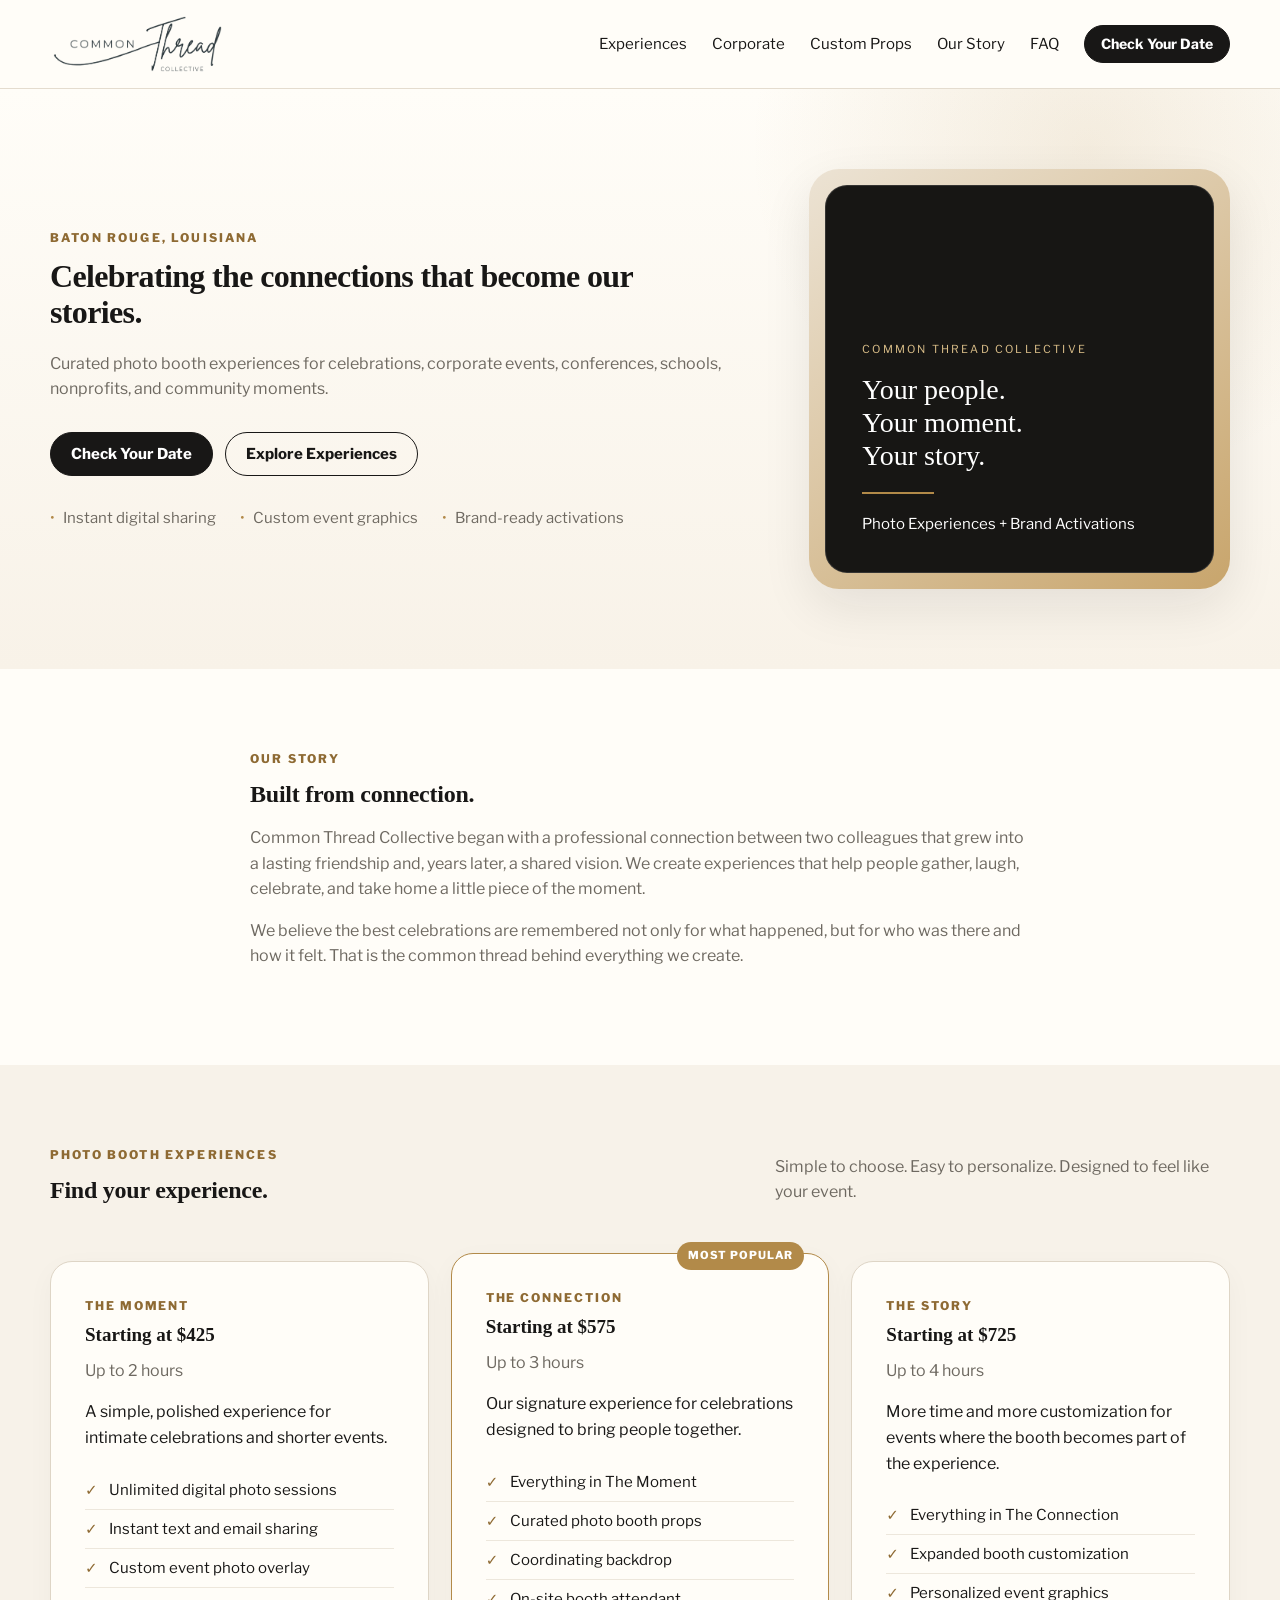
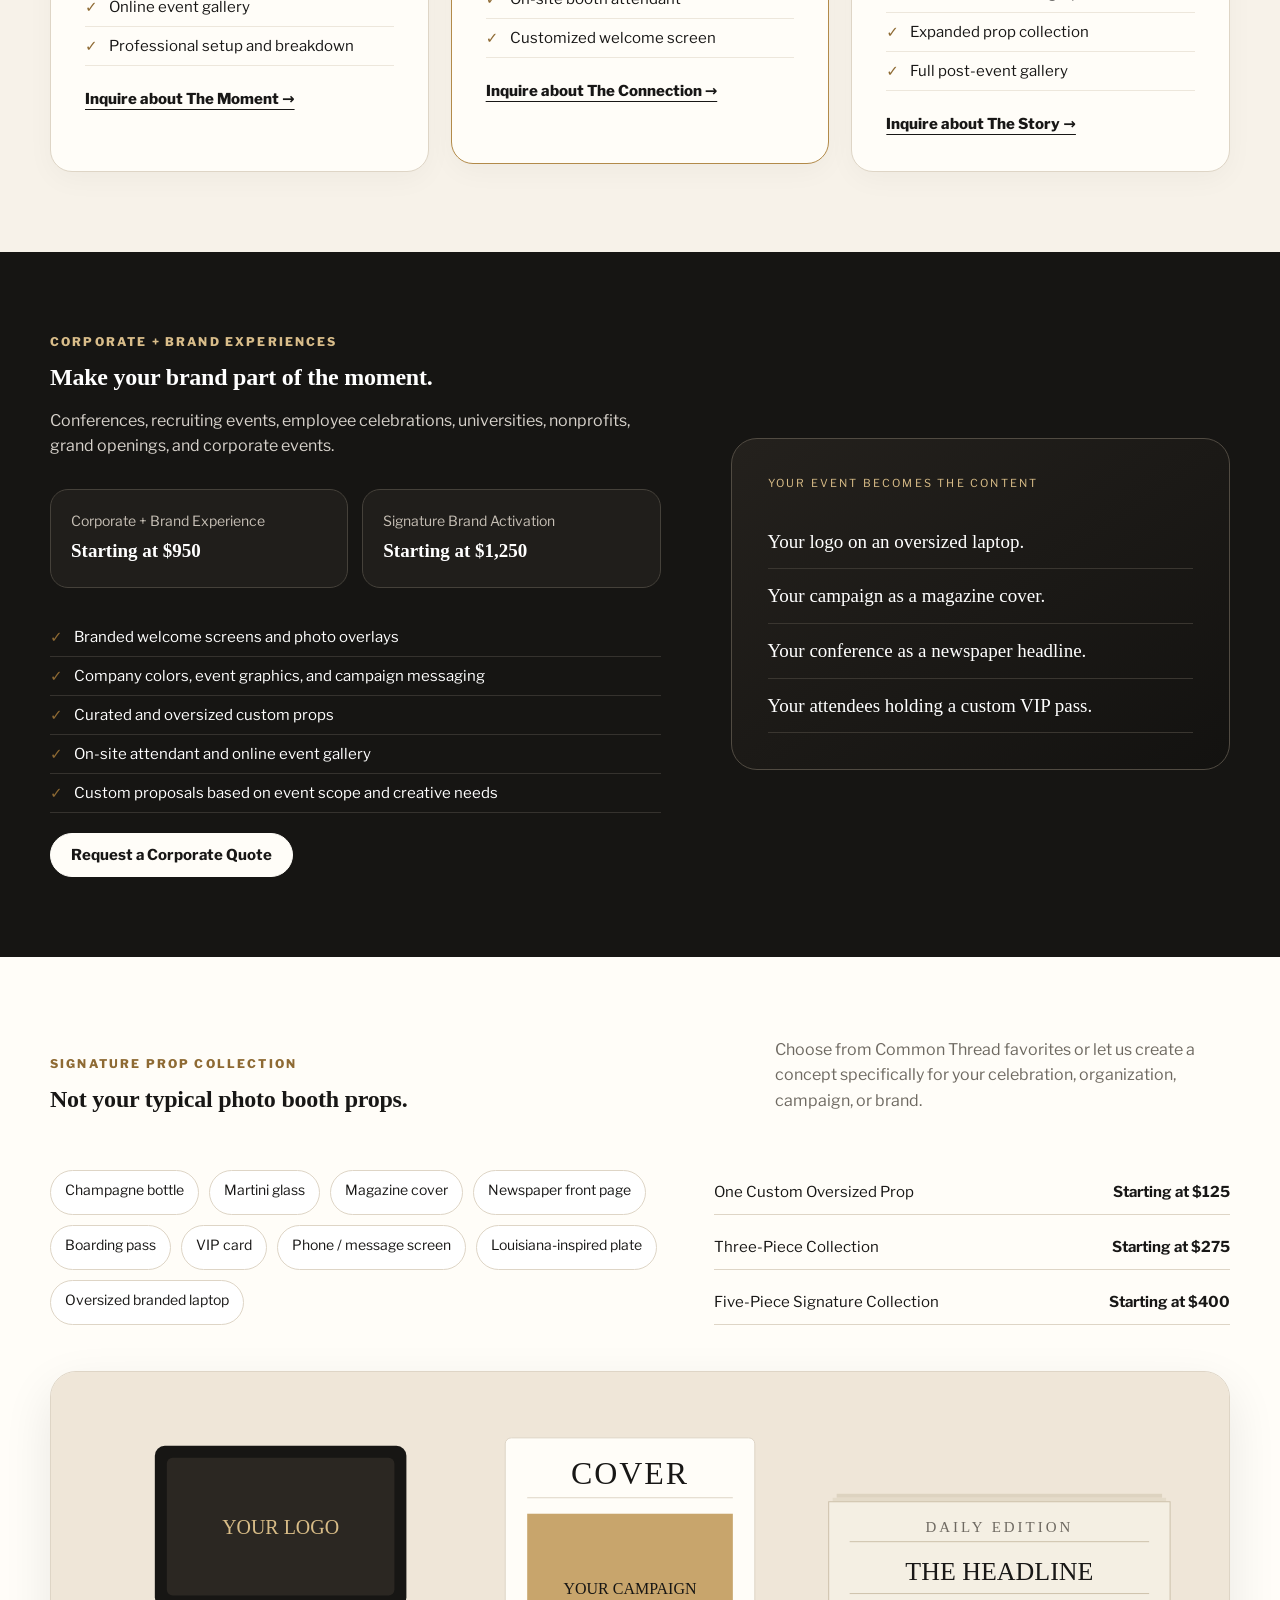
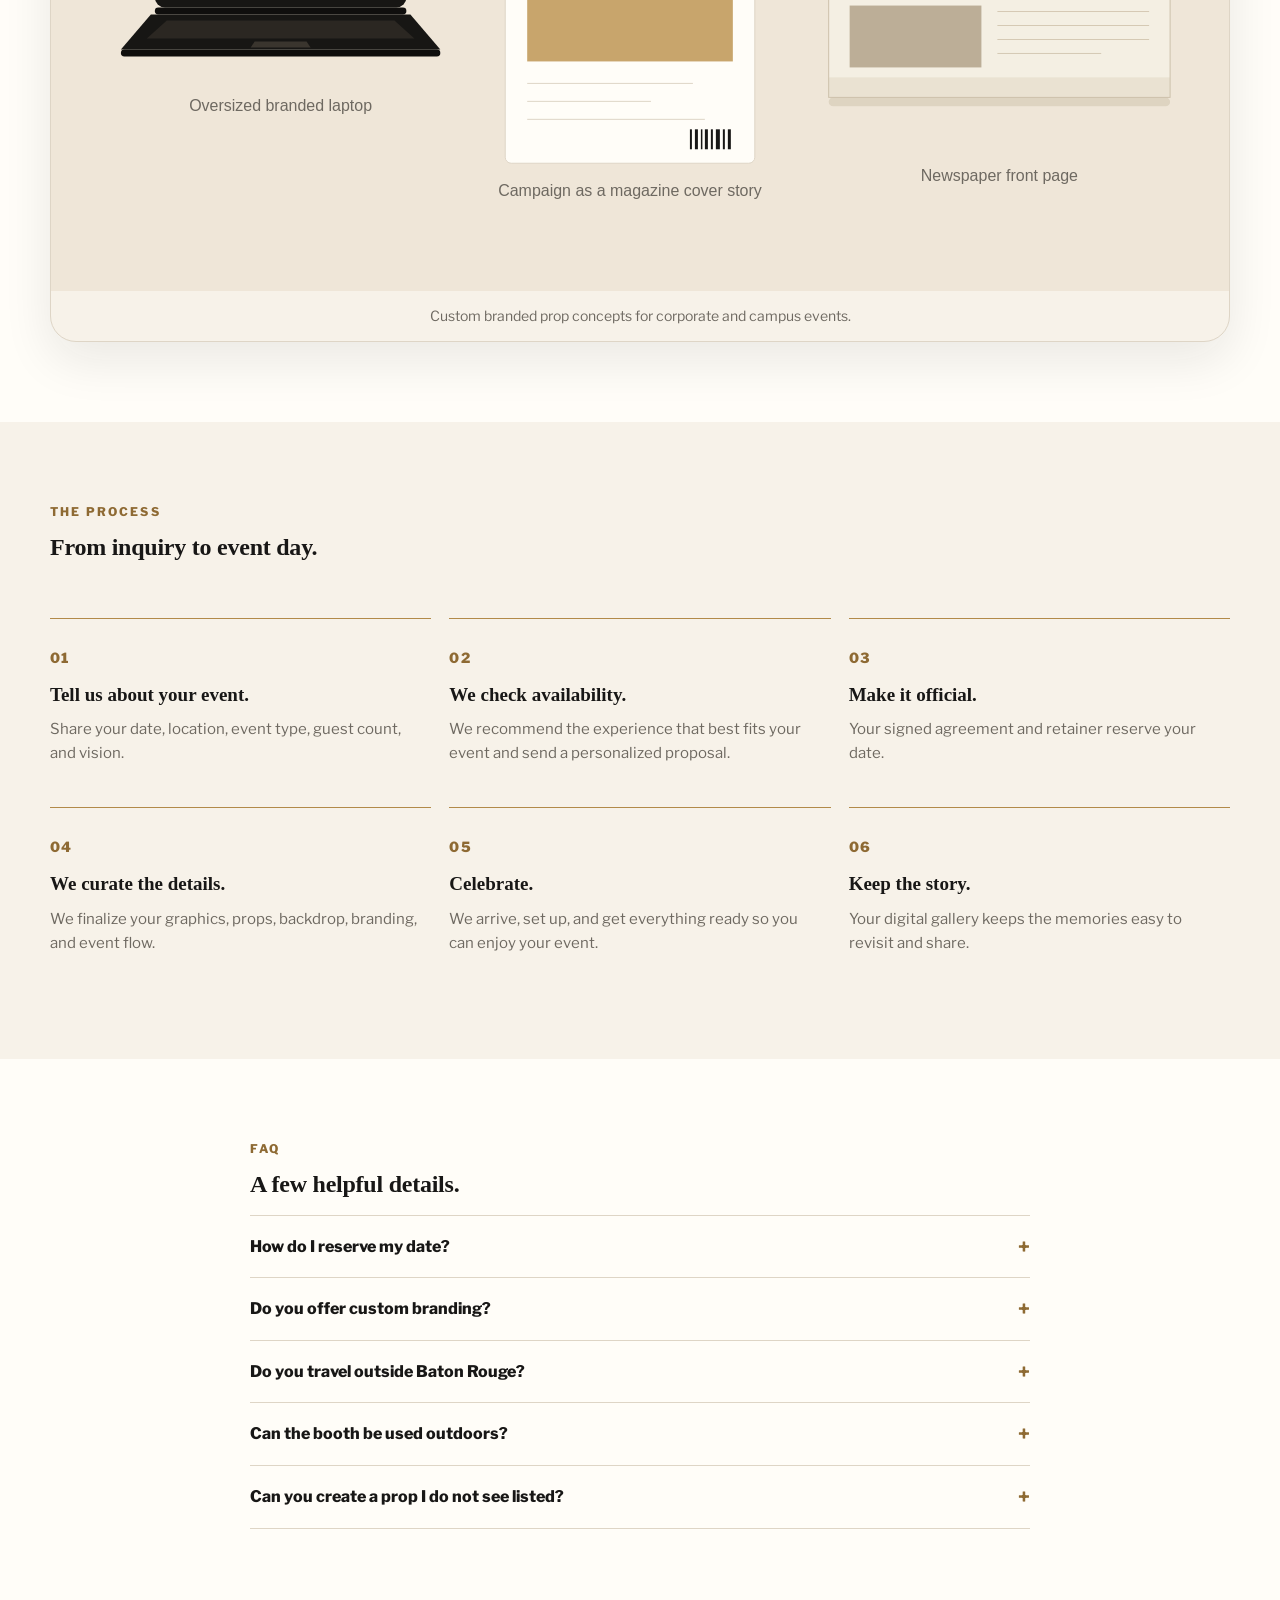
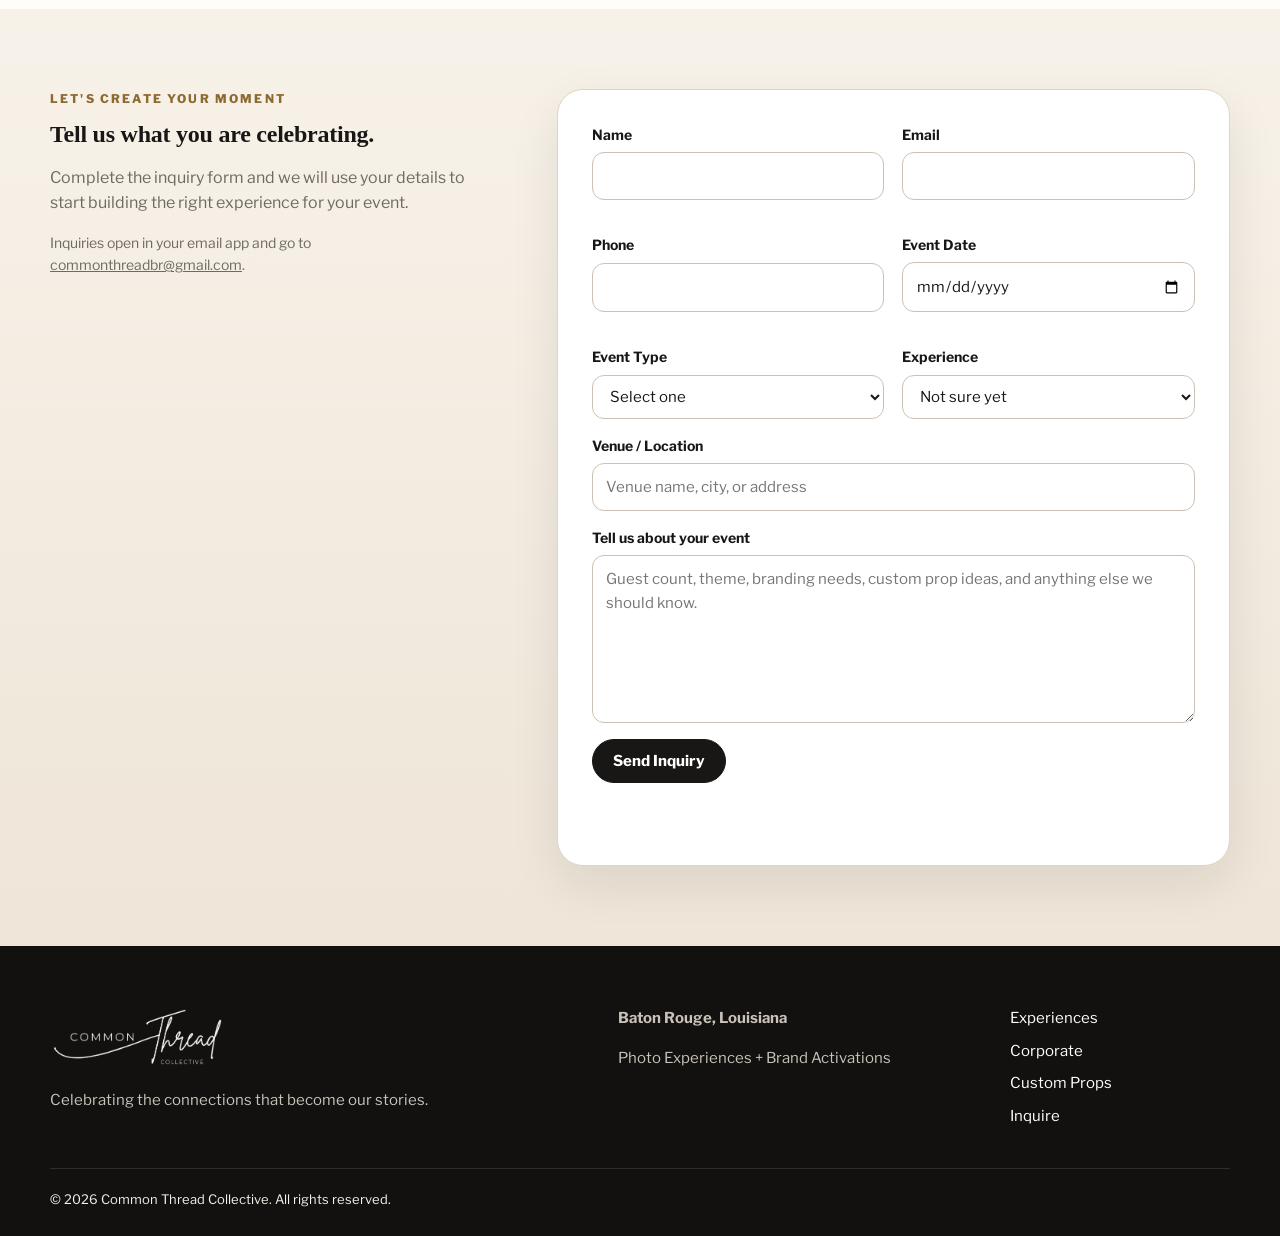
<file: index.html>
<!DOCTYPE html>
<html lang="en">
  <head>
    <meta charset="utf-8" />
    <meta name="viewport" content="width=device-width, initial-scale=1" />
    <meta
      name="description"
      content="Common Thread Collective creates curated photo booth experiences and brand activations in Baton Rouge, Louisiana."
    />
    <meta name="theme-color" content="#f7f2e9" />
    <title>Common Thread Collective | Baton Rouge Photo Booth Experiences</title>
    <link rel="preconnect" href="https://fonts.googleapis.com" />
    <link rel="preconnect" href="https://fonts.gstatic.com" crossorigin />
    <link href="https://fonts.googleapis.com/css2?family=Libre+Franklin:ital,wght@0,400;0,700;0,800;1,400&display=swap" rel="stylesheet" />
    <link rel="stylesheet" href="assets/styles.css" />
  </head>
  <body>
    <a class="skip-link" href="#main">Skip to content</a>
    <header class="site-header" id="top">
      <div class="container nav-wrap">
        <a class="brand" href="#top" aria-label="Common Thread Collective home">
          <img class="brand-logo brand-logo-header" src="assets/logo.png" width="457" height="162" alt="Common Thread Collective logo" />
        </a>
        <button class="nav-toggle" type="button" aria-expanded="false" aria-controls="site-nav" aria-label="Open menu">
          <span></span><span></span><span></span>
        </button>
        <nav class="site-nav" id="site-nav" aria-label="Primary navigation">
          <a href="#experiences">Experiences</a>
          <a href="#corporate">Corporate</a>
          <a href="#props">Custom Props</a>
          <a href="#about">Our Story</a>
          <a href="#faq">FAQ</a>
          <a class="button button-small" href="#inquire">Check Your Date</a>
        </nav>
      </div>
    </header>

    <main id="main">
      <section class="hero section">
        <div class="container hero-grid">
          <div class="hero-copy">
            <p class="eyebrow">Baton Rouge, Louisiana</p>
            <h1>Celebrating the connections that become our stories.</h1>
            <p class="hero-lead">
              Curated photo booth experiences for celebrations, corporate events, conferences, schools, nonprofits, and community moments.
            </p>
            <div class="button-row">
              <a class="button" href="#inquire">Check Your Date</a>
              <a class="button button-ghost" href="#experiences">Explore Experiences</a>
            </div>
            <ul class="hero-points" aria-label="Experience highlights">
              <li>Instant digital sharing</li>
              <li>Custom event graphics</li>
              <li>Brand-ready activations</li>
            </ul>
          </div>
          <div class="hero-card" aria-label="Common Thread Collective experience">
            <div class="hero-card-inner">
              <span class="mini-label">Common Thread Collective</span>
              <p class="hero-quote">Your people.<br />Your moment.<br />Your story.</p>
              <div class="gold-rule"></div>
              <p>Photo Experiences + Brand Activations</p>
            </div>
          </div>
        </div>
      </section>

      <section class="intro section" id="about">
        <div class="container narrow">
          <p class="eyebrow">Our Story</p>
          <h2>Built from connection.</h2>
          <p class="lead">
            Common Thread Collective began with a professional connection between two colleagues that grew into a lasting friendship and, years later, a shared vision. We create experiences that help people gather, laugh, celebrate, and take home a little piece of the moment.
          </p>
          <p class="lead">
            We believe the best celebrations are remembered not only for what happened, but for who was there and how it felt. That is the common thread behind everything we create.
          </p>
        </div>
      </section>

      <section class="section soft-bg" id="experiences">
        <div class="container">
          <div class="section-heading">
            <div>
              <p class="eyebrow">Photo Booth Experiences</p>
              <h2>Find your experience.</h2>
            </div>
            <p>Simple to choose. Easy to personalize. Designed to feel like your event.</p>
          </div>
          <div class="pricing-grid">
            <article class="price-card">
              <p class="card-kicker">The Moment</p>
              <h3>Starting at $425</h3>
              <p class="muted">Up to 2 hours</p>
              <p>A simple, polished experience for intimate celebrations and shorter events.</p>
              <ul class="check-list">
                <li>Unlimited digital photo sessions</li>
                <li>Instant text and email sharing</li>
                <li>Custom event photo overlay</li>
                <li>Online event gallery</li>
                <li>Professional setup and breakdown</li>
              </ul>
              <a class="text-link" href="#inquire">Inquire about The Moment →</a>
            </article>
            <article class="price-card featured">
              <span class="badge">Most Popular</span>
              <p class="card-kicker">The Connection</p>
              <h3>Starting at $575</h3>
              <p class="muted">Up to 3 hours</p>
              <p>Our signature experience for celebrations designed to bring people together.</p>
              <ul class="check-list">
                <li>Everything in The Moment</li>
                <li>Curated photo booth props</li>
                <li>Coordinating backdrop</li>
                <li>On-site booth attendant</li>
                <li>Customized welcome screen</li>
              </ul>
              <a class="text-link" href="#inquire">Inquire about The Connection →</a>
            </article>
            <article class="price-card">
              <p class="card-kicker">The Story</p>
              <h3>Starting at $725</h3>
              <p class="muted">Up to 4 hours</p>
              <p>More time and more customization for events where the booth becomes part of the experience.</p>
              <ul class="check-list">
                <li>Everything in The Connection</li>
                <li>Expanded booth customization</li>
                <li>Personalized event graphics</li>
                <li>Expanded prop collection</li>
                <li>Full post-event gallery</li>
              </ul>
              <a class="text-link" href="#inquire">Inquire about The Story →</a>
            </article>
          </div>
        </div>
      </section>

      <section class="section dark-section" id="corporate">
        <div class="container corporate-grid">
          <div>
            <p class="eyebrow light">Corporate + Brand Experiences</p>
            <h2>Make your brand part of the moment.</h2>
            <p class="lead">
              Conferences, recruiting events, employee celebrations, universities, nonprofits, grand openings, and corporate events.
            </p>
            <div class="corporate-prices">
              <div>
                <span>Corporate + Brand Experience</span>
                <strong>Starting at $950</strong>
              </div>
              <div>
                <span>Signature Brand Activation</span>
                <strong>Starting at $1,250</strong>
              </div>
            </div>
            <ul class="check-list light-list">
              <li>Branded welcome screens and photo overlays</li>
              <li>Company colors, event graphics, and campaign messaging</li>
              <li>Curated and oversized custom props</li>
              <li>On-site attendant and online event gallery</li>
              <li>Custom proposals based on event scope and creative needs</li>
            </ul>
            <a class="button button-light" href="#inquire">Request a Corporate Quote</a>
          </div>
          <div class="brand-activation-card">
            <p class="mini-label">Your event becomes the content</p>
            <ul>
              <li>Your logo on an oversized laptop.</li>
              <li>Your campaign as a magazine cover.</li>
              <li>Your conference as a newspaper headline.</li>
              <li>Your attendees holding a custom VIP pass.</li>
            </ul>
          </div>
        </div>
      </section>

      <section class="section" id="props">
        <div class="container">
          <div class="section-heading">
            <div>
              <p class="eyebrow">Signature Prop Collection</p>
              <h2>Not your typical photo booth props.</h2>
            </div>
            <p>Choose from Common Thread favorites or let us create a concept specifically for your celebration, organization, campaign, or brand.</p>
          </div>
          <div class="props-layout">
            <div class="prop-list">
              <span>Champagne bottle</span>
              <span>Martini glass</span>
              <span>Magazine cover</span>
              <span>Newspaper front page</span>
              <span>Boarding pass</span>
              <span>VIP card</span>
              <span>Phone / message screen</span>
              <span>Louisiana-inspired plate</span>
              <span>Oversized branded laptop</span>
            </div>
            <div class="prop-pricing">
              <div>
                <small>One Custom Oversized Prop</small>
                <strong>Starting at $125</strong>
              </div>
              <div>
                <small>Three-Piece Collection</small>
                <strong>Starting at $275</strong>
              </div>
              <div>
                <small>Five-Piece Signature Collection</small>
                <strong>Starting at $400</strong>
              </div>
            </div>
          </div>
          <figure class="mockup-figure">
            <img src="assets/props-showcase.svg" alt="Custom branded prop concepts for corporate and campus events" />
            <figcaption>Custom branded prop concepts for corporate and campus events.</figcaption>
          </figure>
        </div>
      </section>

      <section class="section soft-bg">
        <div class="container">
          <div class="section-heading">
            <div>
              <p class="eyebrow">The Process</p>
              <h2>From inquiry to event day.</h2>
            </div>
          </div>
          <div class="steps-grid">
            <article>
              <span>01</span>
              <h3>Tell us about your event.</h3>
              <p>Share your date, location, event type, guest count, and vision.</p>
            </article>
            <article>
              <span>02</span>
              <h3>We check availability.</h3>
              <p>We recommend the experience that best fits your event and send a personalized proposal.</p>
            </article>
            <article>
              <span>03</span>
              <h3>Make it official.</h3>
              <p>Your signed agreement and retainer reserve your date.</p>
            </article>
            <article>
              <span>04</span>
              <h3>We curate the details.</h3>
              <p>We finalize your graphics, props, backdrop, branding, and event flow.</p>
            </article>
            <article>
              <span>05</span>
              <h3>Celebrate.</h3>
              <p>We arrive, set up, and get everything ready so you can enjoy your event.</p>
            </article>
            <article>
              <span>06</span>
              <h3>Keep the story.</h3>
              <p>Your digital gallery keeps the memories easy to revisit and share.</p>
            </article>
          </div>
        </div>
      </section>

      <section class="section" id="faq">
        <div class="container narrow">
          <p class="eyebrow">FAQ</p>
          <h2>A few helpful details.</h2>
          <div class="faq-list">
            <details>
              <summary>How do I reserve my date?</summary>
              <p>Your event date is reserved once your signed agreement and required retainer are received.</p>
            </details>
            <details>
              <summary>Do you offer custom branding?</summary>
              <p>Yes. We can customize photo overlays, welcome screens, event graphics, props, and full corporate activations.</p>
            </details>
            <details>
              <summary>Do you travel outside Baton Rouge?</summary>
              <p>Yes. We serve Baton Rouge and surrounding communities. Travel outside our standard service area may require an additional fee.</p>
            </details>
            <details>
              <summary>Can the booth be used outdoors?</summary>
              <p>Outdoor setups may require additional planning for weather, power, lighting, and booth placement. We will confirm those details with you before the event.</p>
            </details>
            <details>
              <summary>Can you create a prop I do not see listed?</summary>
              <p>Absolutely. Some of our favorite ideas begin with “Could you make…?” Share your concept and we will explore what is possible.</p>
            </details>
          </div>
        </div>
      </section>

      <section class="section inquiry-section" id="inquire">
        <div class="container inquiry-grid">
          <div>
            <p class="eyebrow">Let's Create Your Moment</p>
            <h2>Tell us what you are celebrating.</h2>
            <p class="lead">Complete the inquiry form and we will use your details to start building the right experience for your event.</p>
            <p class="small-note">Inquiries open in your email app and go to <a href="mailto:commonthreadbr@gmail.com">commonthreadbr@gmail.com</a>.</p>
          </div>
          <form class="inquiry-form" id="inquiry-form">
            <div class="form-grid">
              <label>
                Name
                <input type="text" name="name" autocomplete="name" required />
              </label>
              <label>
                Email
                <input type="email" name="email" autocomplete="email" required />
              </label>
              <label>
                Phone
                <input type="tel" name="phone" autocomplete="tel" />
              </label>
              <label>
                Event Date
                <input type="date" name="date" />
              </label>
              <label>
                Event Type
                <select name="eventType" required>
                  <option value="">Select one</option>
                  <option>Wedding</option>
                  <option>Birthday / Social Celebration</option>
                  <option>Graduation / School Event</option>
                  <option>Corporate Event</option>
                  <option>Conference / Brand Activation</option>
                  <option>Nonprofit / Community Event</option>
                  <option>Other</option>
                </select>
              </label>
              <label>
                Experience
                <select name="experience">
                  <option>Not sure yet</option>
                  <option>The Moment</option>
                  <option>The Connection</option>
                  <option>The Story</option>
                  <option>Corporate + Brand Experience</option>
                  <option>Signature Brand Activation</option>
                </select>
              </label>
            </div>
            <label>
              Venue / Location
              <input type="text" name="venue" placeholder="Venue name, city, or address" />
            </label>
            <label>
              Tell us about your event
              <textarea name="message" rows="6" placeholder="Guest count, theme, branding needs, custom prop ideas, and anything else we should know."></textarea>
            </label>
            <button class="button" type="submit">Send Inquiry</button>
            <p class="form-status" id="form-status" role="status" aria-live="polite"></p>
          </form>
        </div>
      </section>
    </main>

    <footer class="site-footer">
      <div class="container footer-grid">
        <div>
          <a class="brand footer-brand" href="#top" aria-label="Common Thread Collective home">
            <img class="brand-logo brand-logo-footer" src="assets/logo.png" width="457" height="162" alt="Common Thread Collective logo" />
          </a>
          <p>Celebrating the connections that become our stories.</p>
        </div>
        <div>
          <p><strong>Baton Rouge, Louisiana</strong></p>
          <p>Photo Experiences + Brand Activations</p>
        </div>
        <div class="footer-links">
          <a href="#experiences">Experiences</a>
          <a href="#corporate">Corporate</a>
          <a href="#props">Custom Props</a>
          <a href="#inquire">Inquire</a>
        </div>
      </div>
      <div class="container copyright">
        © <span id="year"></span> Common Thread Collective. All rights reserved.
      </div>
    </footer>
    <script src="assets/script.js"></script>
  </body>
</html>
</file>
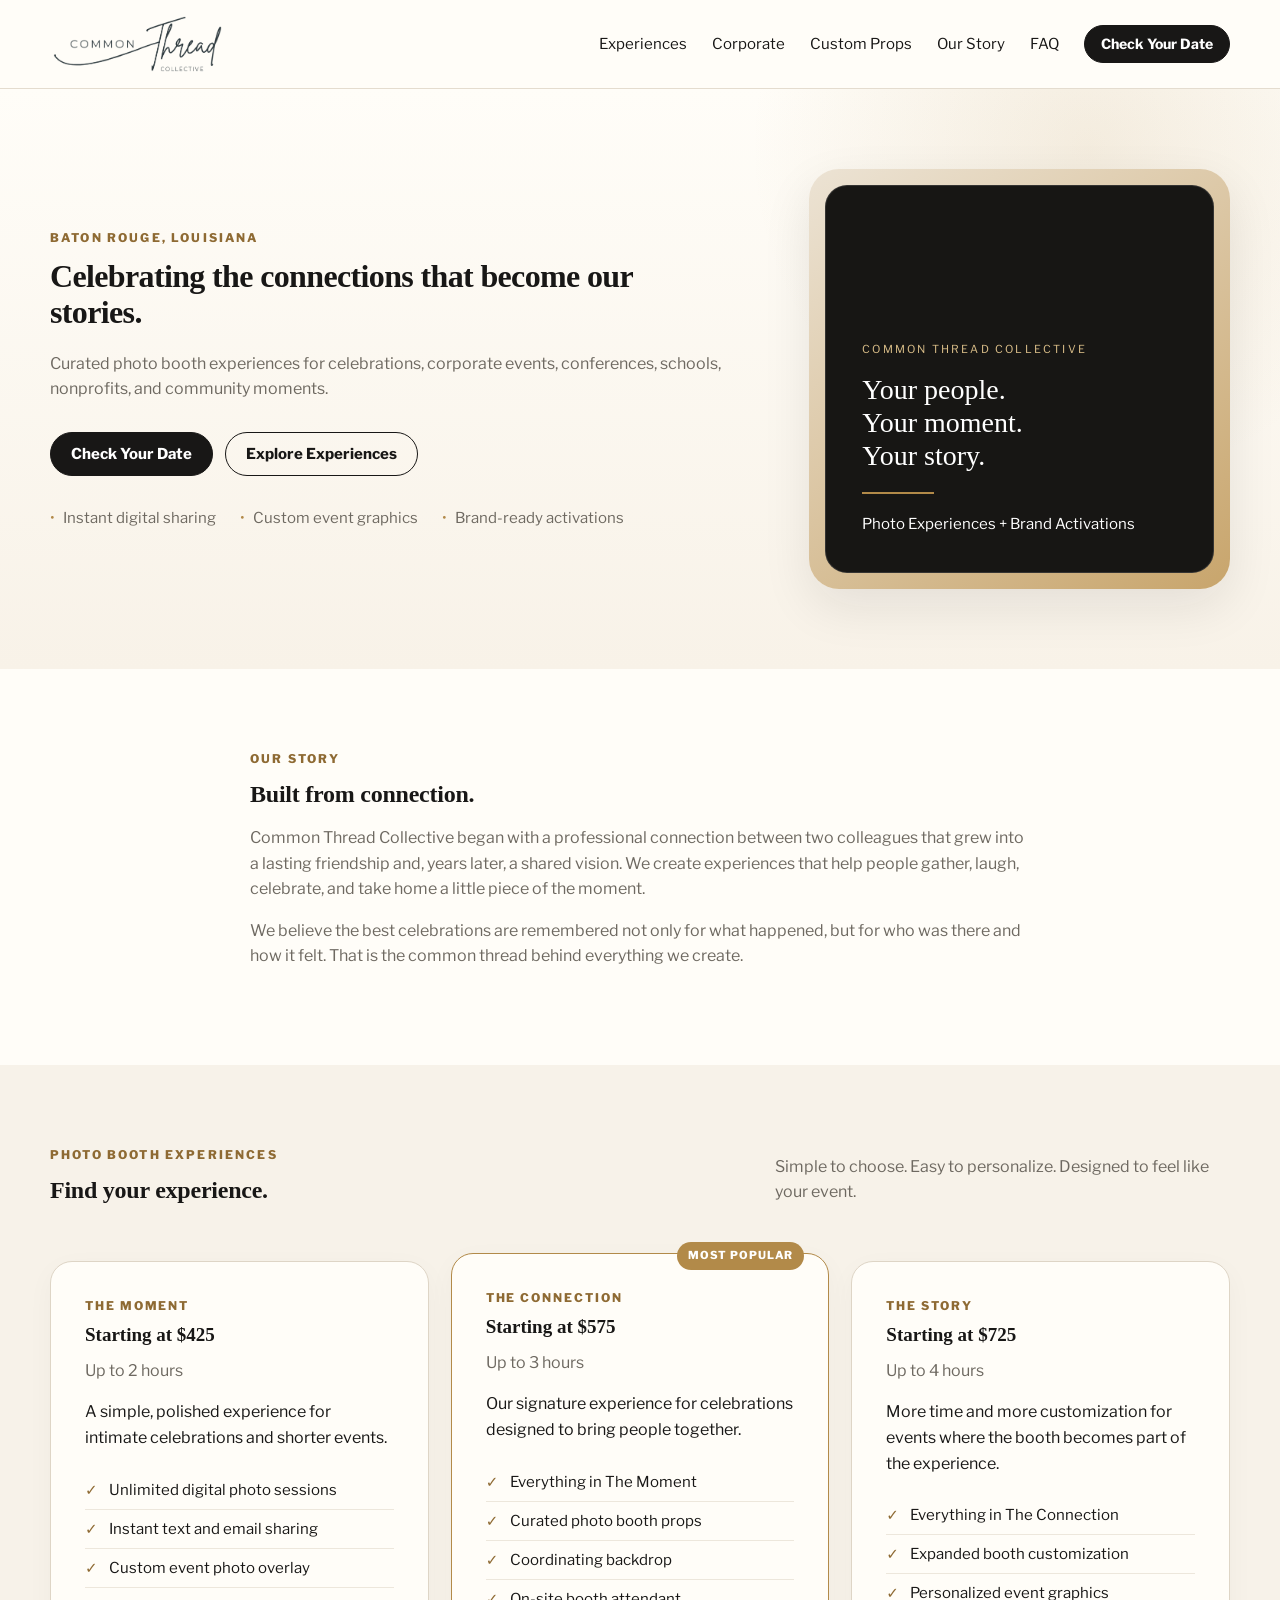
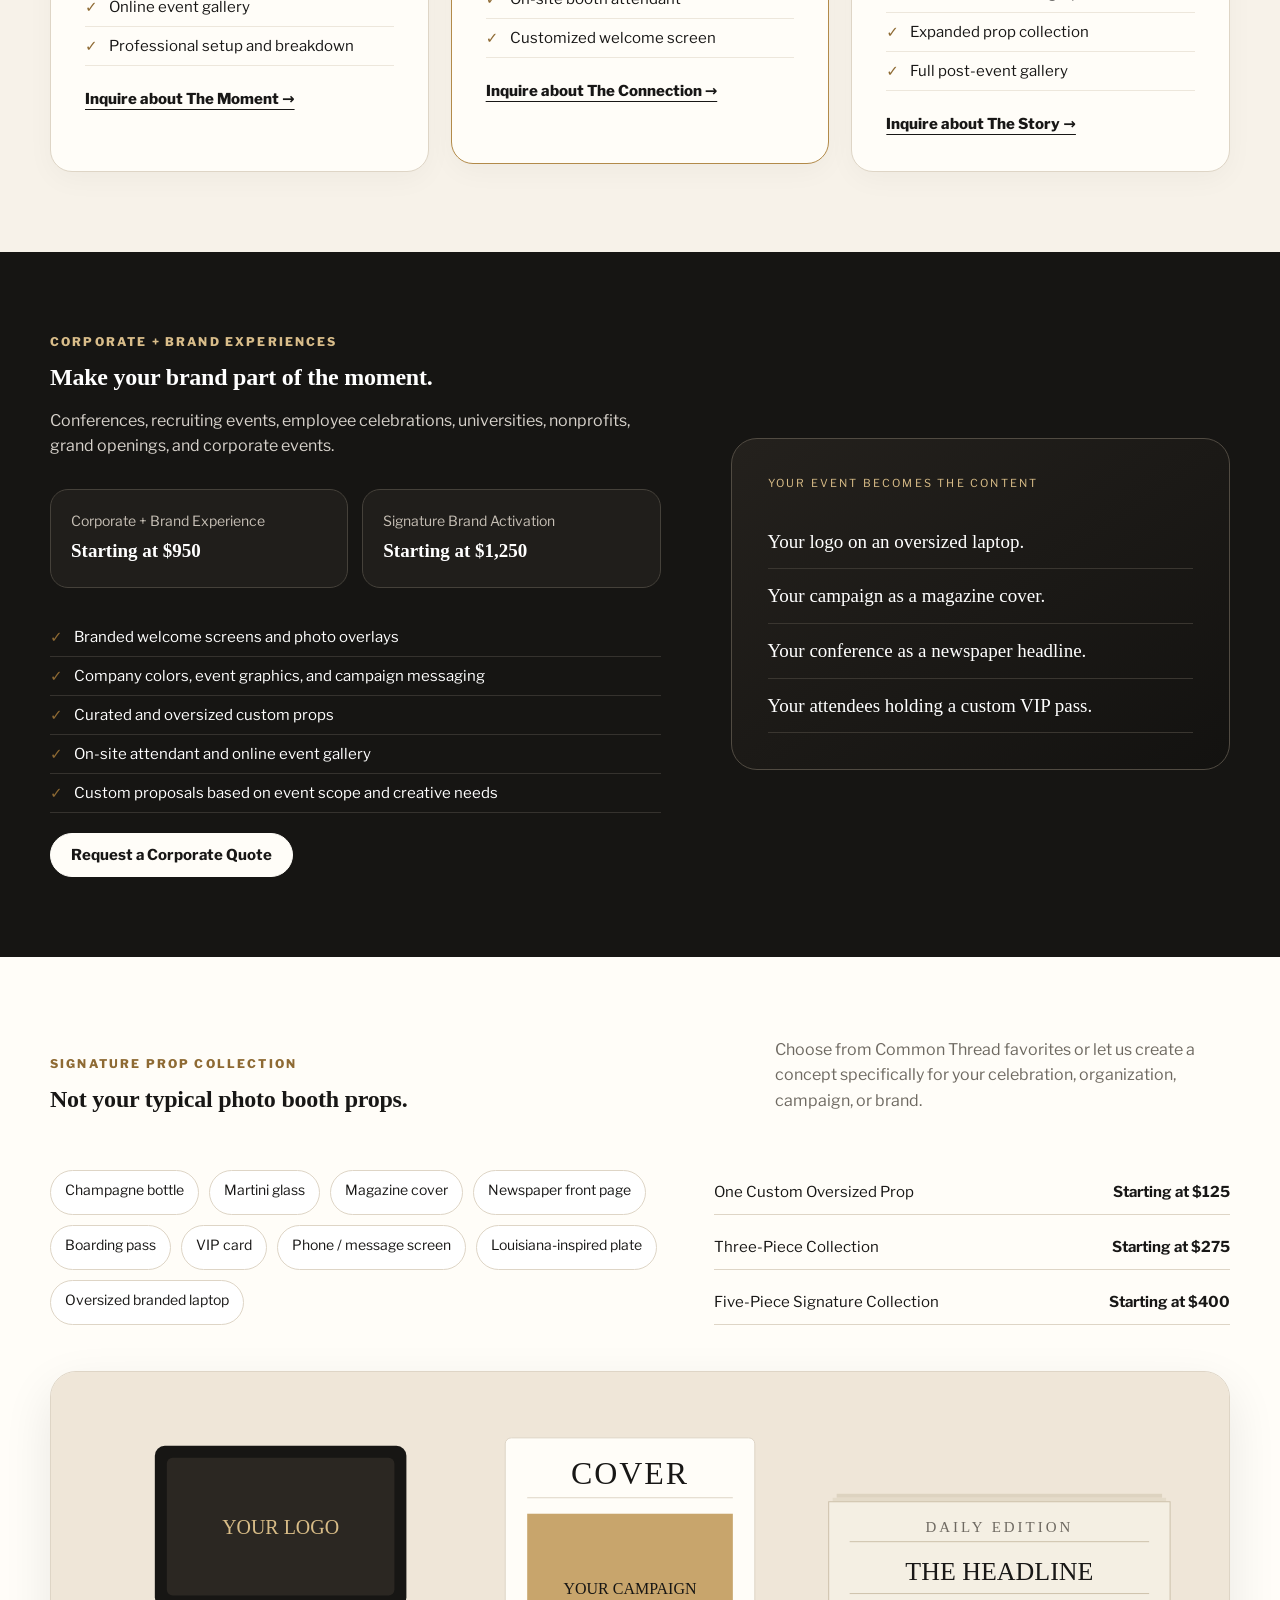
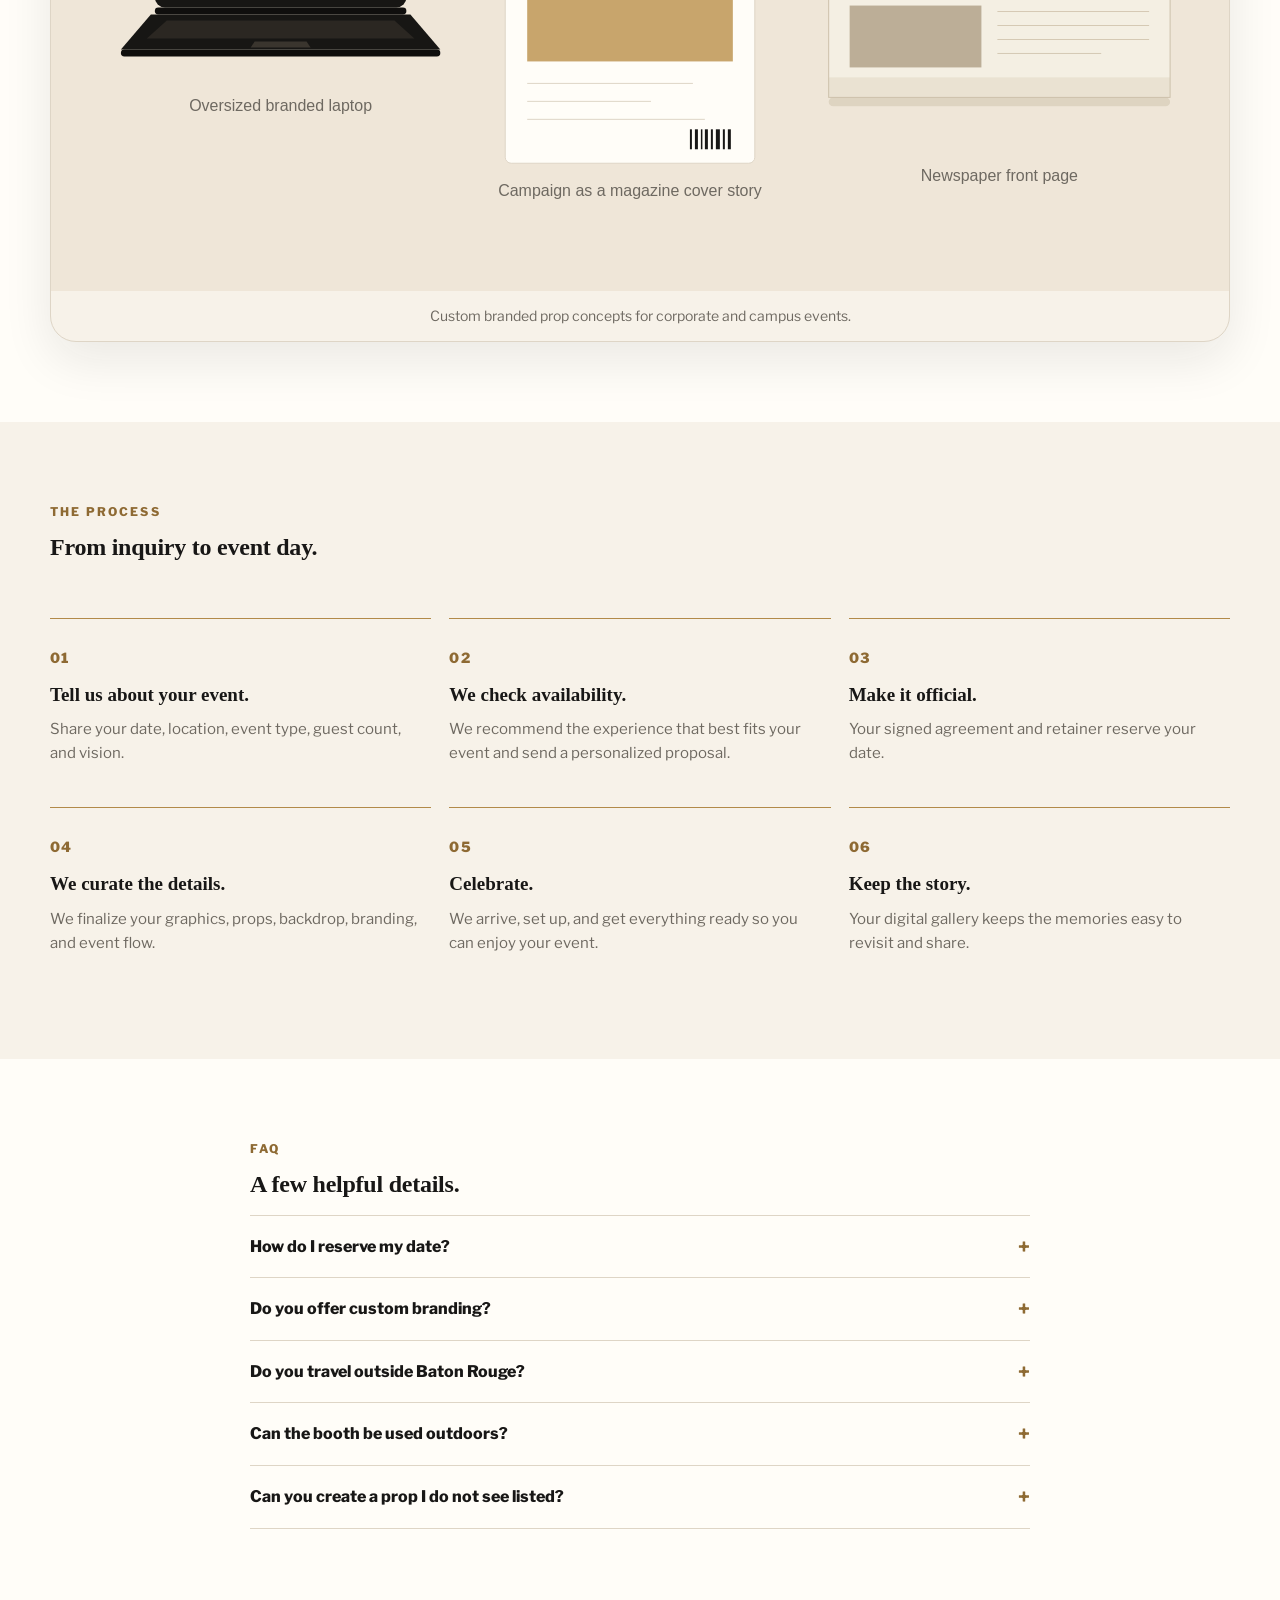
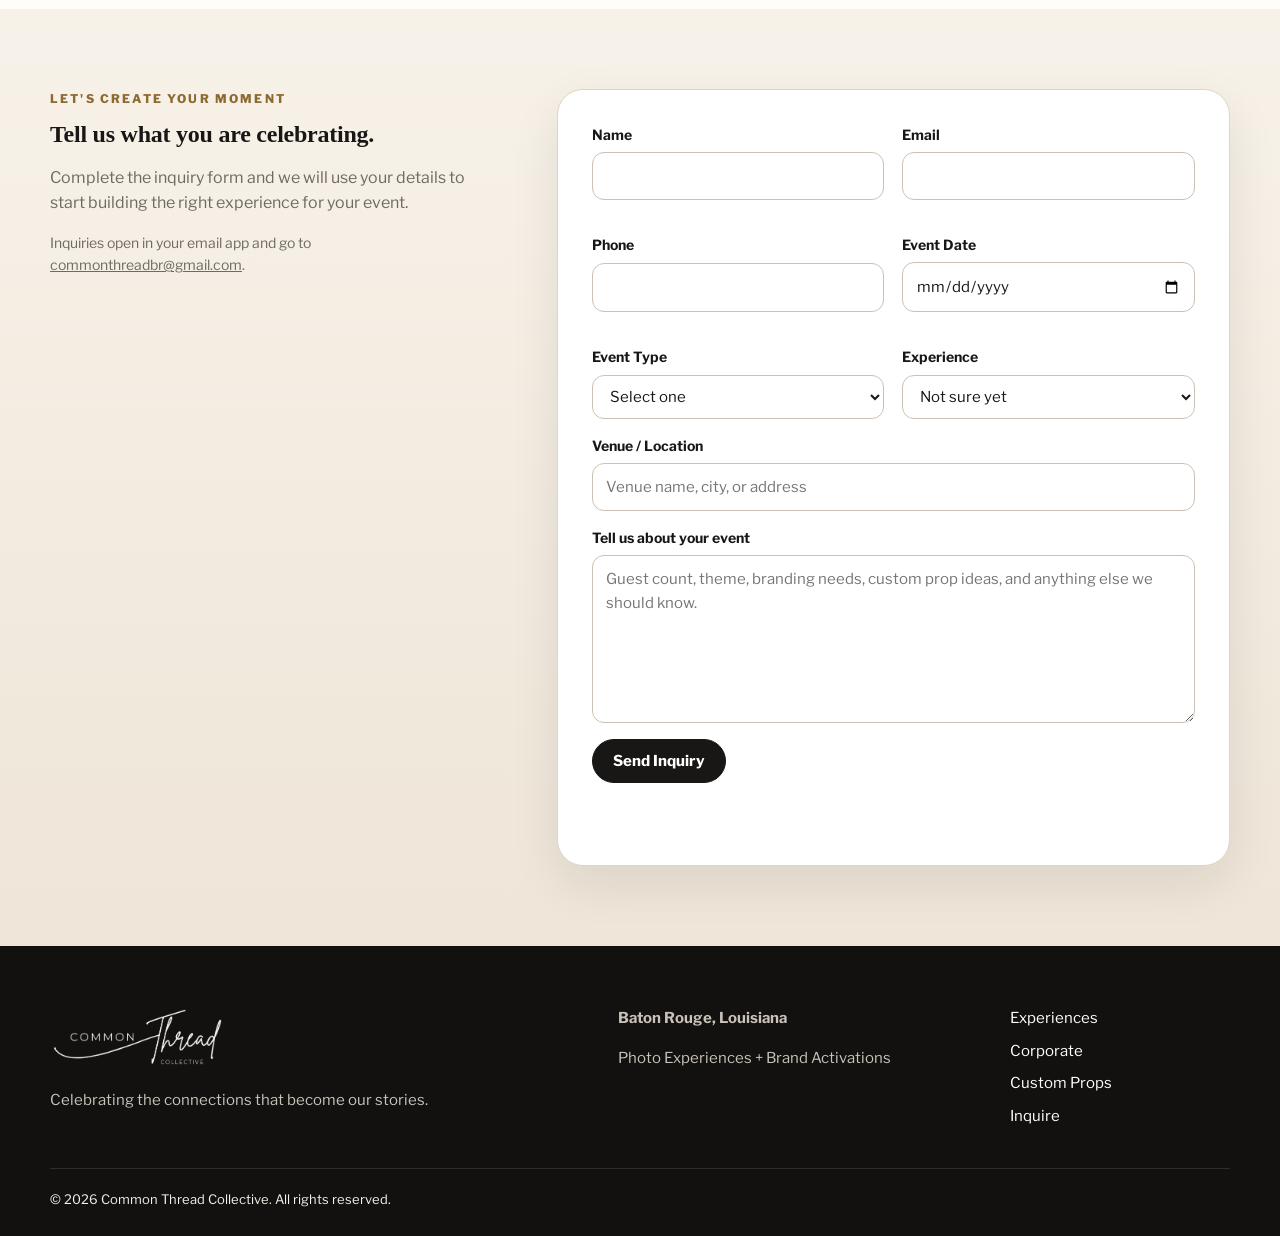
<file: about.html>
<!DOCTYPE html>
<html lang="en">
  <head>
    <meta charset="utf-8" />
    <meta http-equiv="refresh" content="0; url=index.html#about" />
    <link rel="canonical" href="index.html#about" />
    <title>Our Story — Common Thread Collective</title>
    <script>location.replace("index.html#about");</script>
  </head>
  <body>
    <p><a href="index.html#about">Continue to Our Story</a></p>
  </body>
</html>
</file>
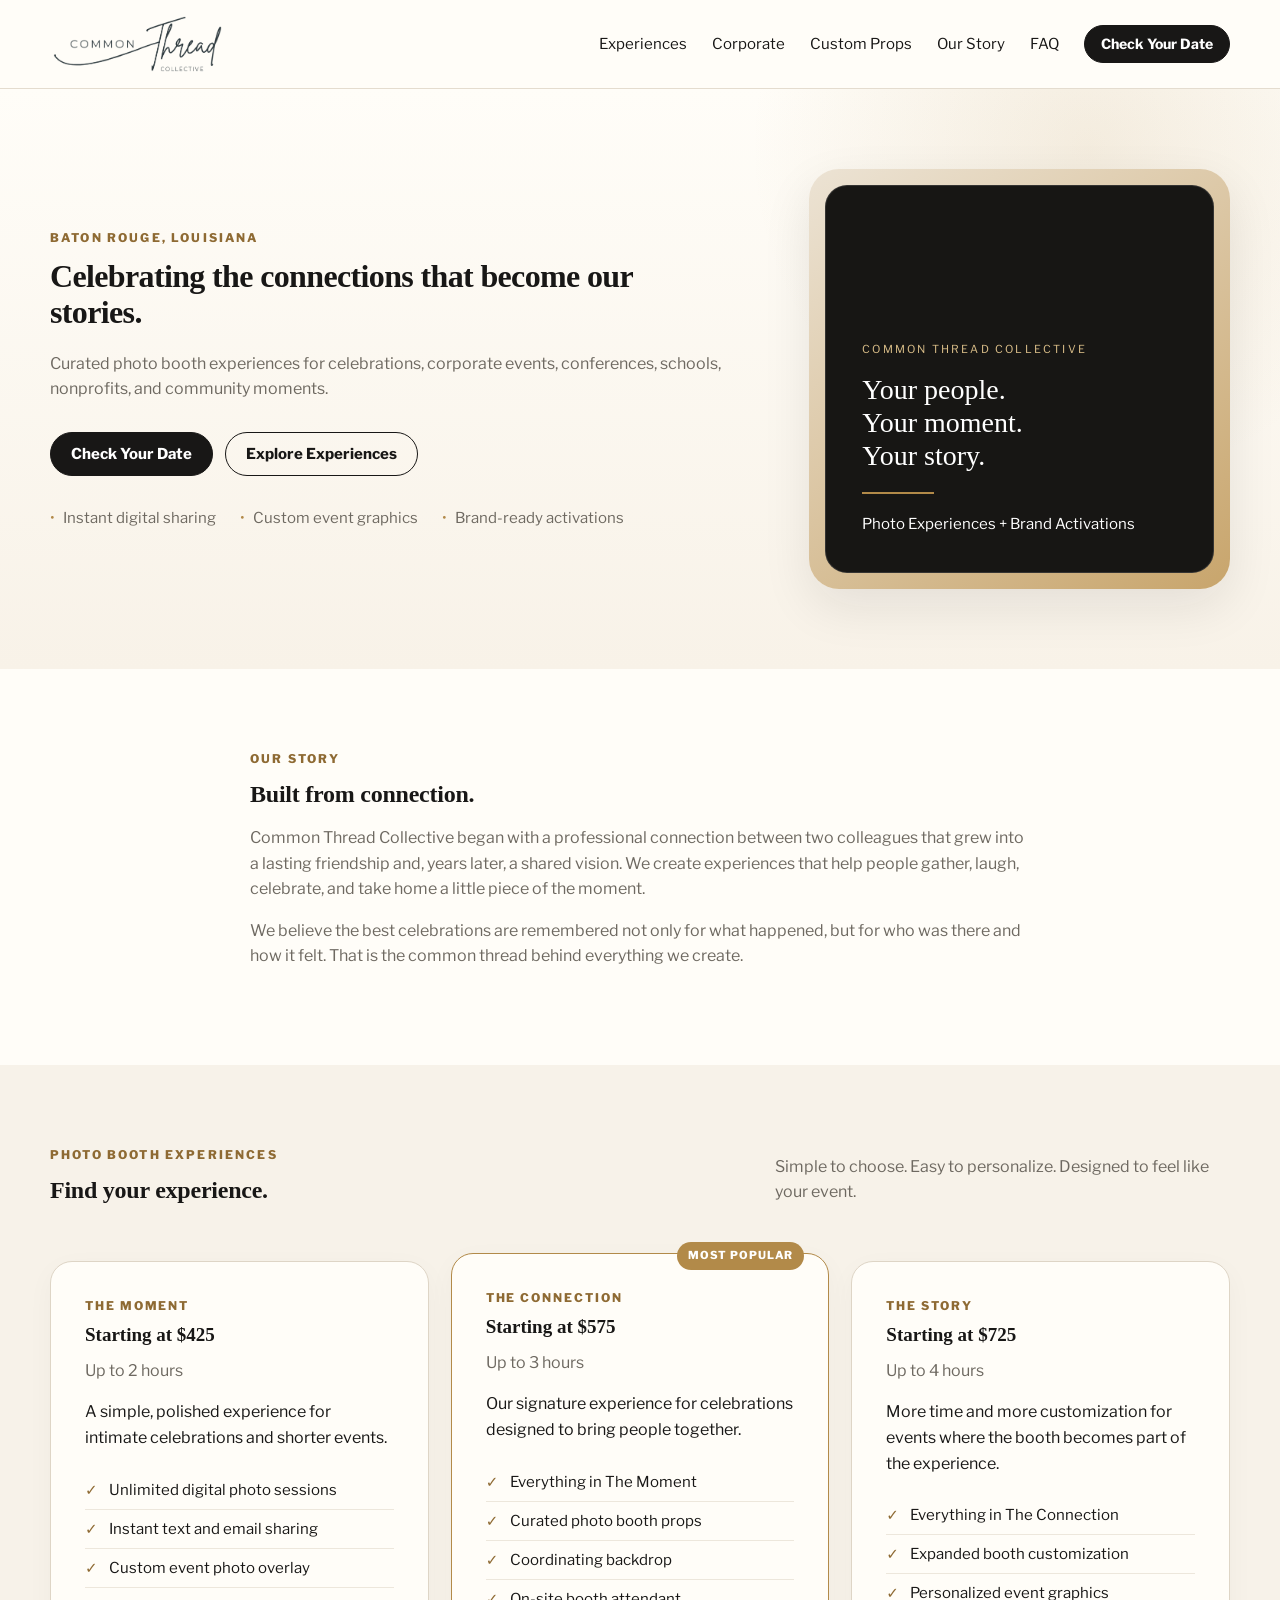
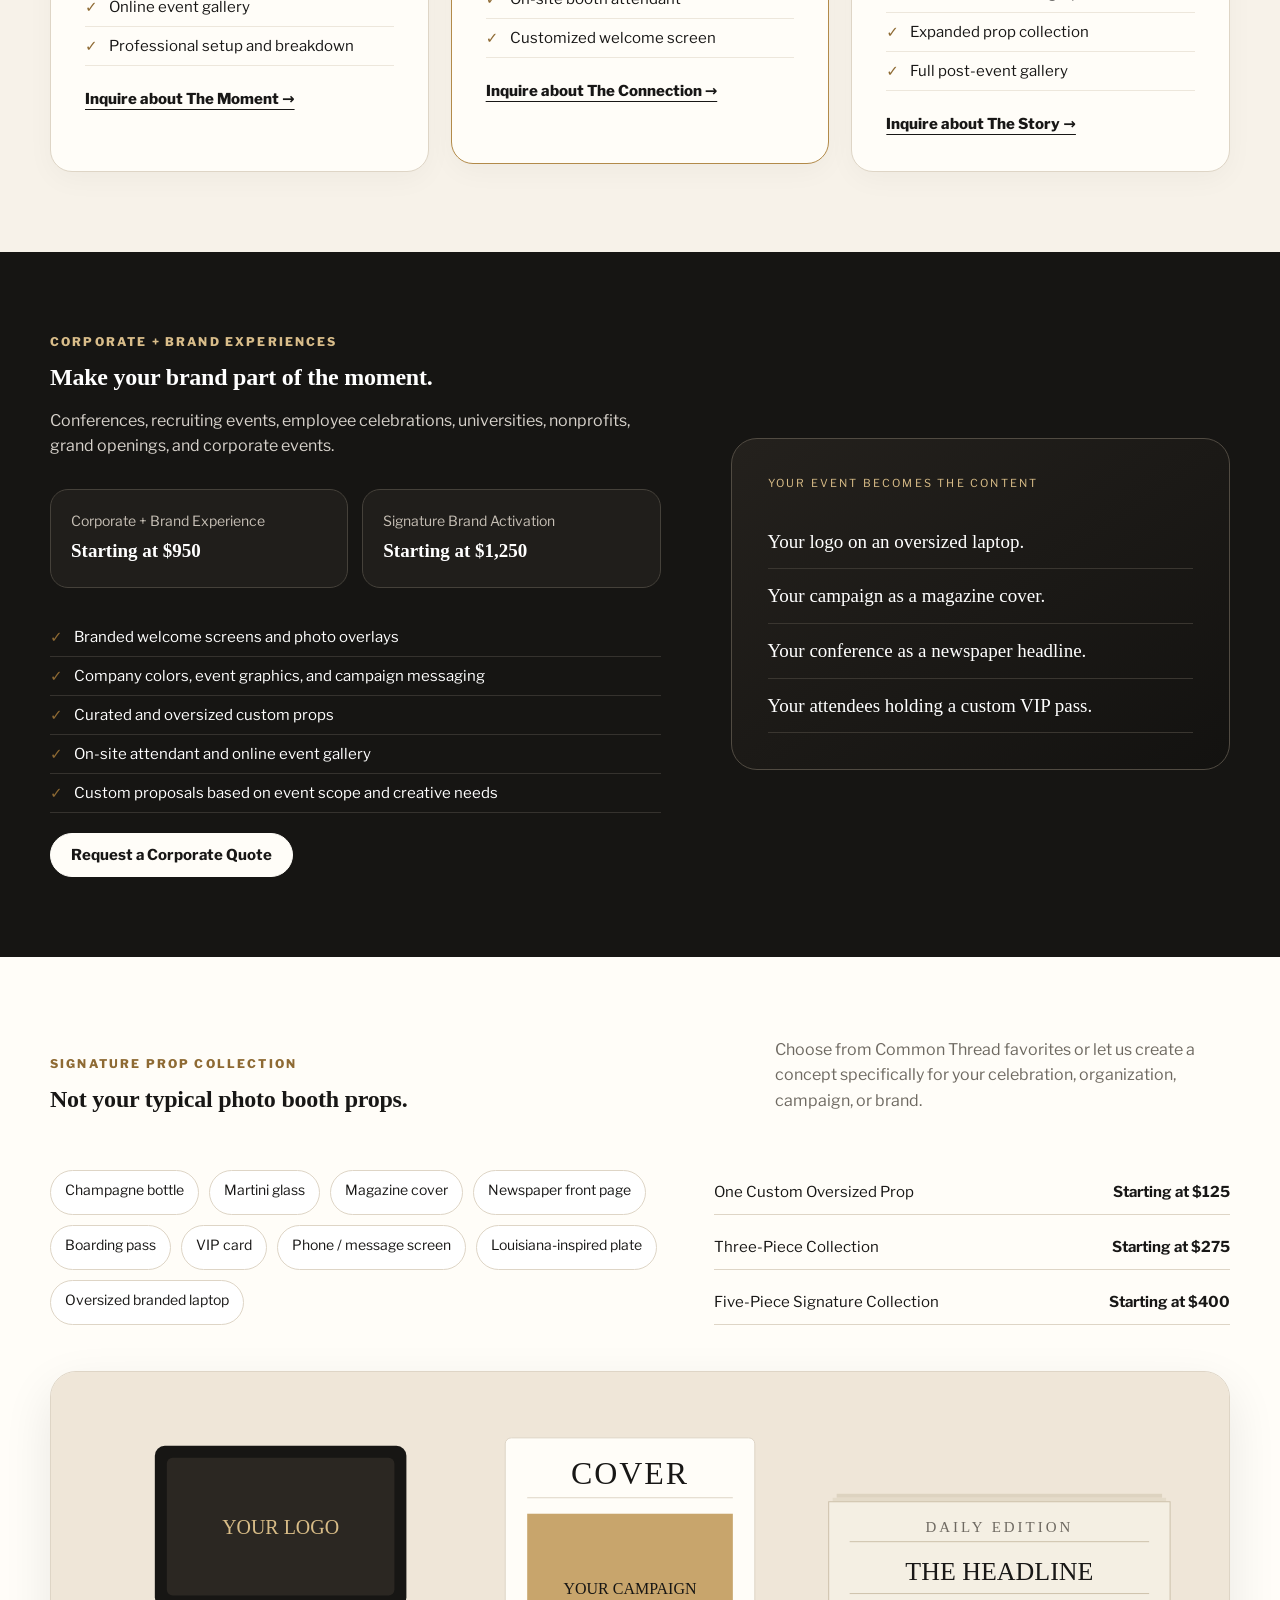
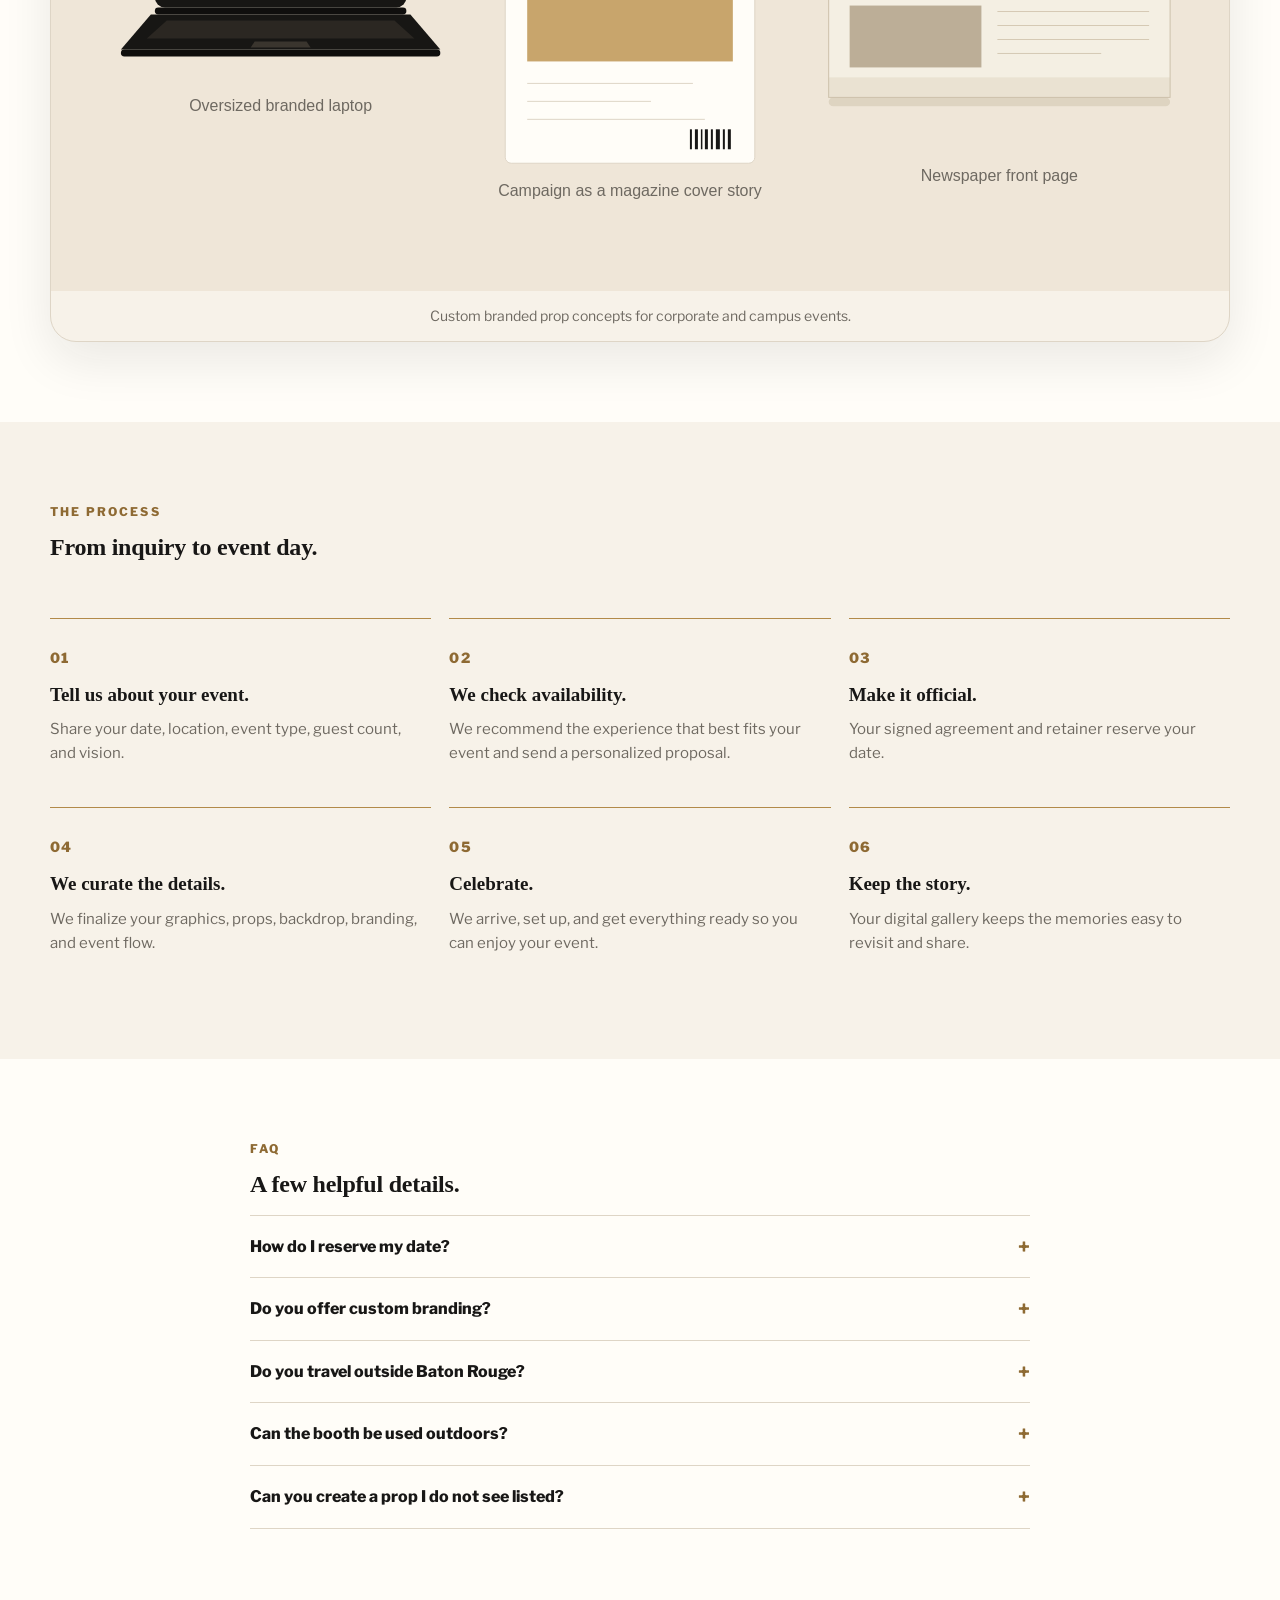
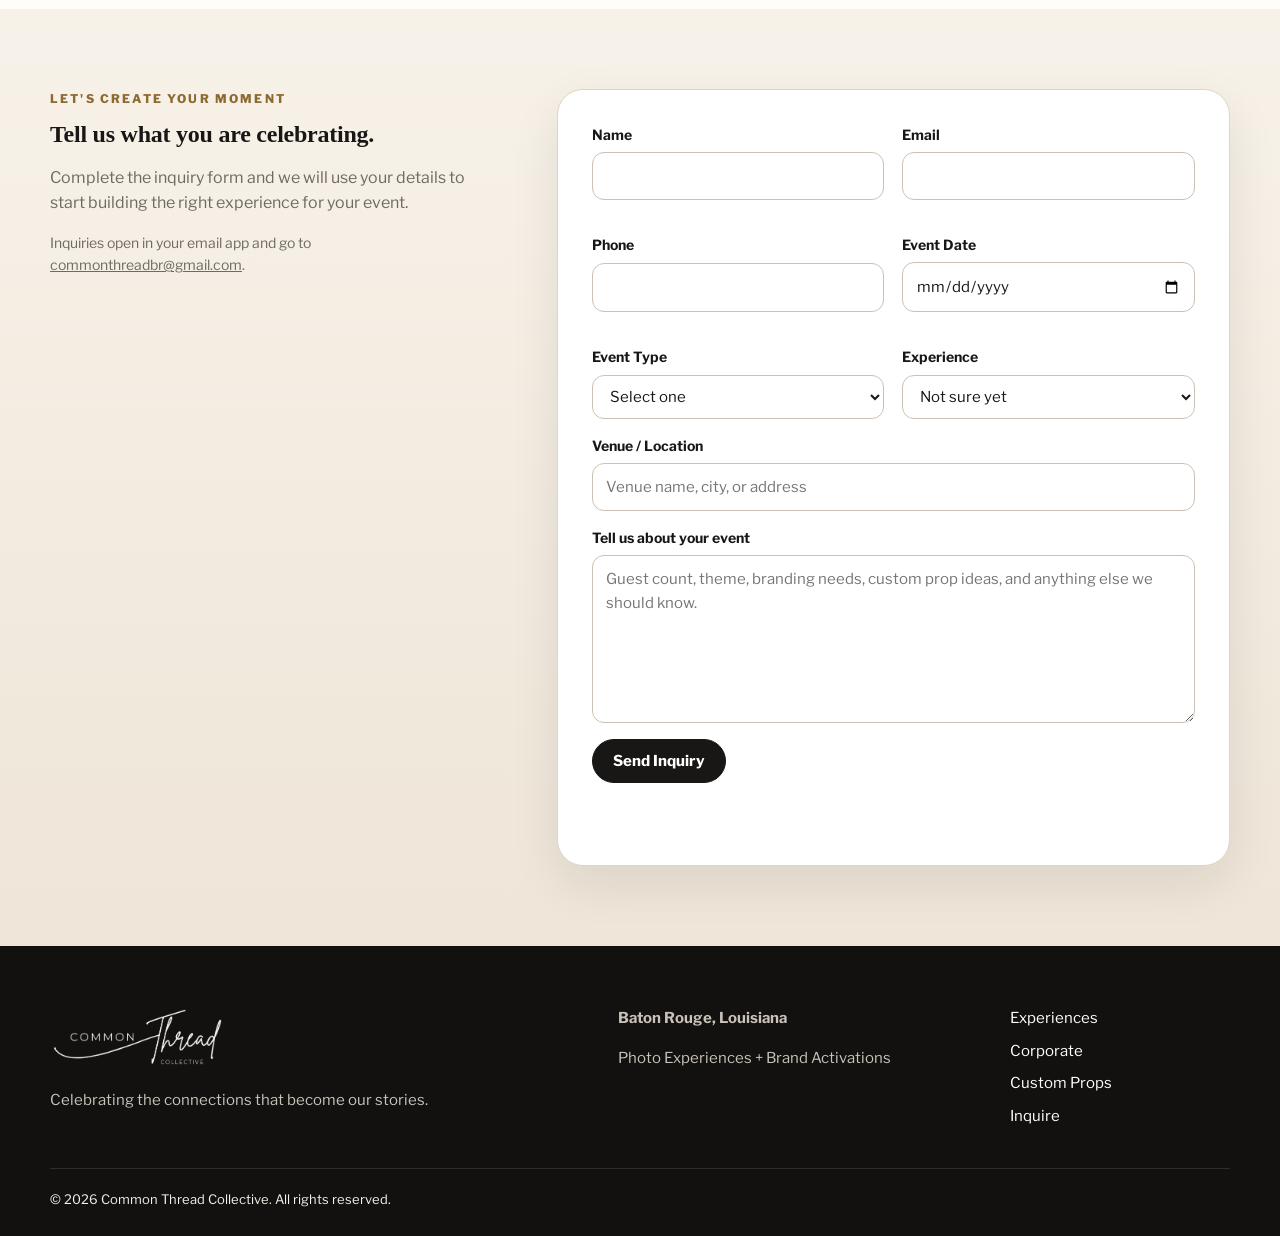
<file: contact.html>
<!DOCTYPE html>
<html lang="en">
  <head>
    <meta charset="utf-8" />
    <meta http-equiv="refresh" content="0; url=index.html#inquire" />
    <link rel="canonical" href="index.html#inquire" />
    <title>Inquire — Common Thread Collective</title>
    <script>location.replace("index.html#inquire");</script>
  </head>
  <body>
    <p><a href="index.html#inquire">Continue to the inquiry form</a></p>
  </body>
</html>
</file>
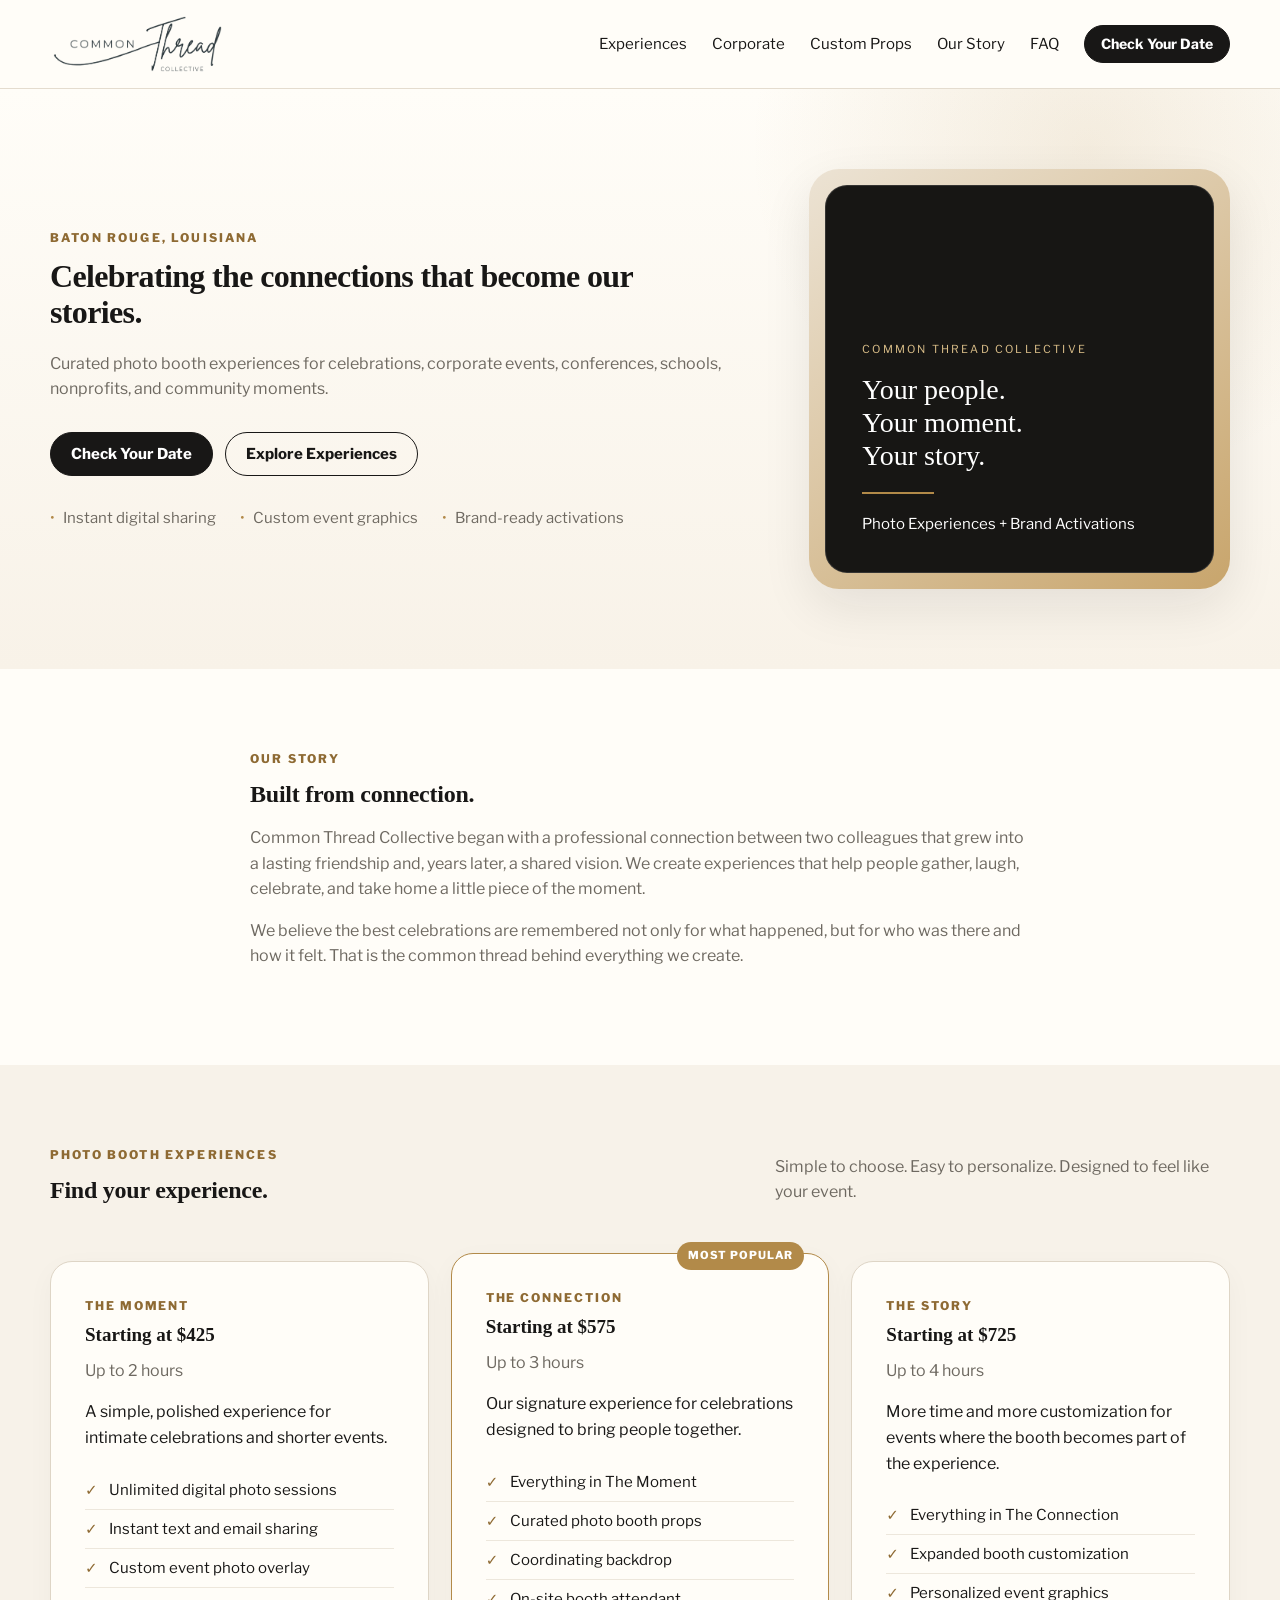
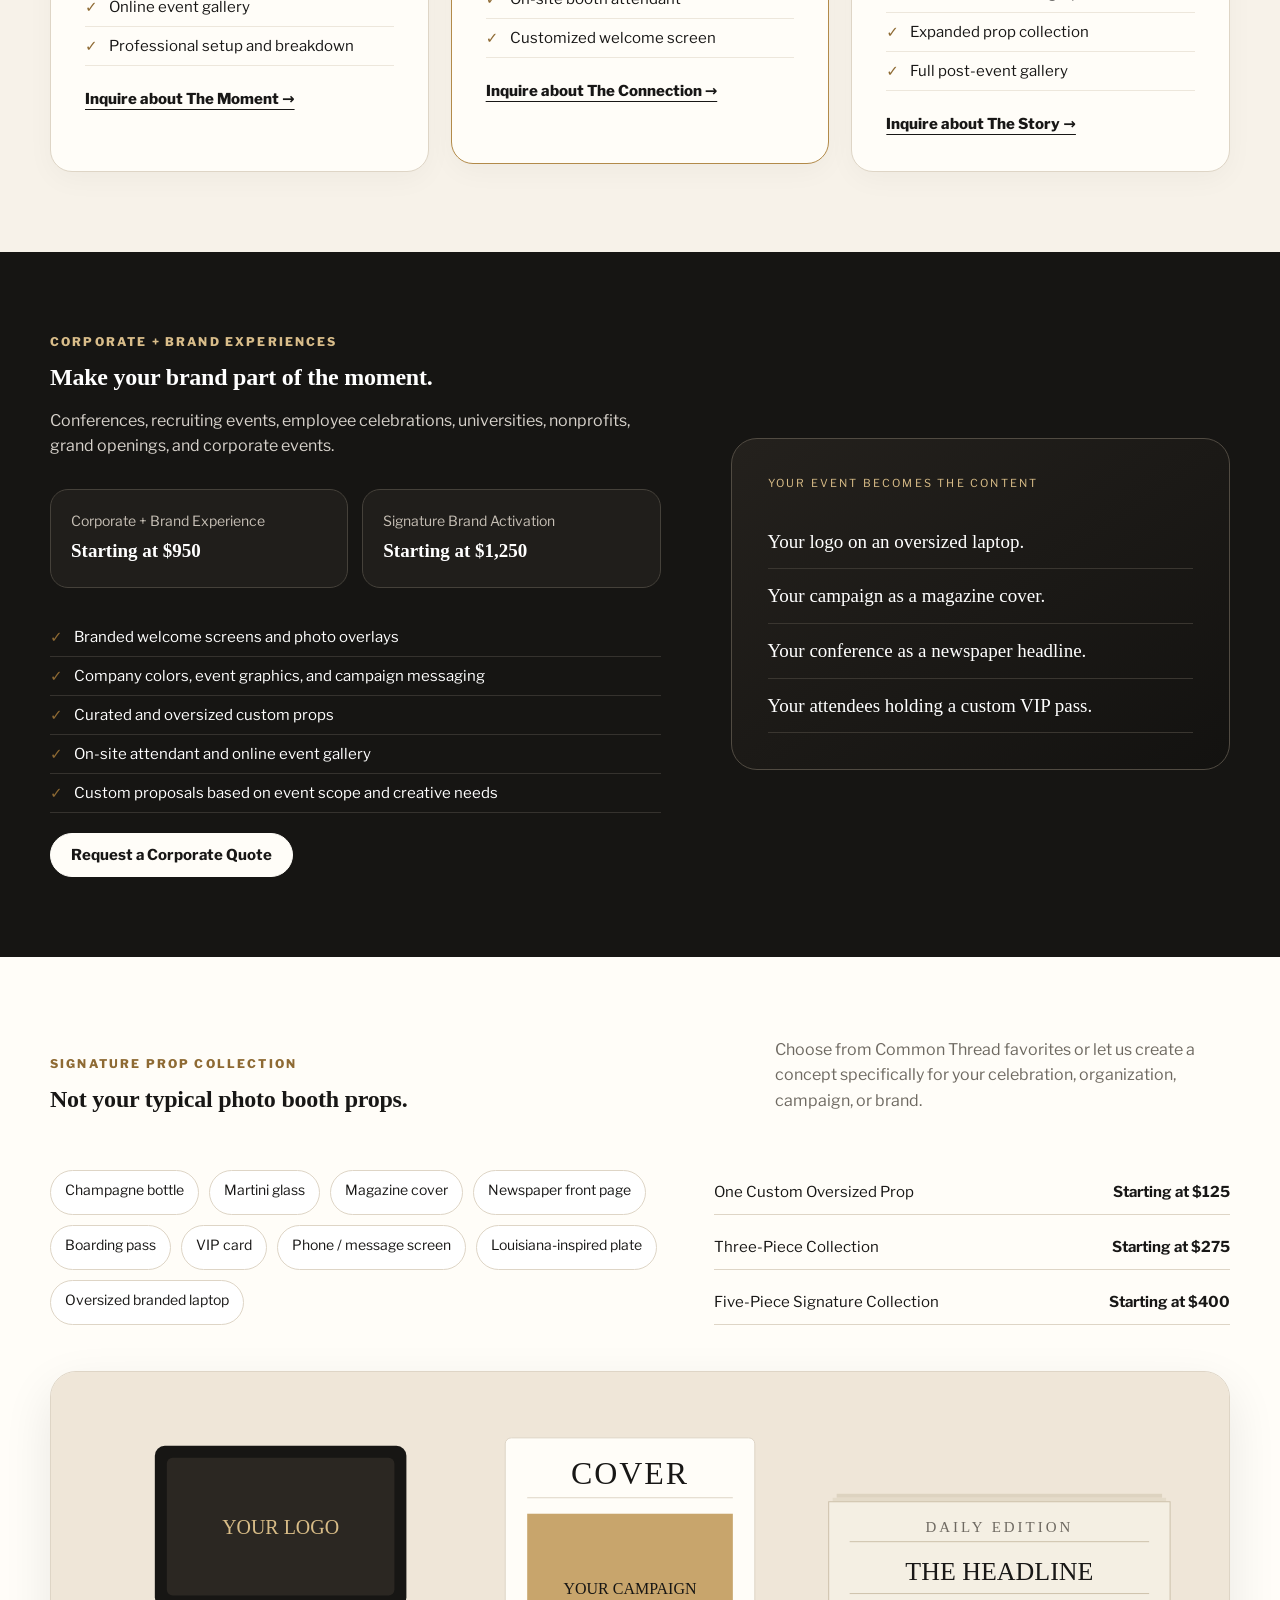
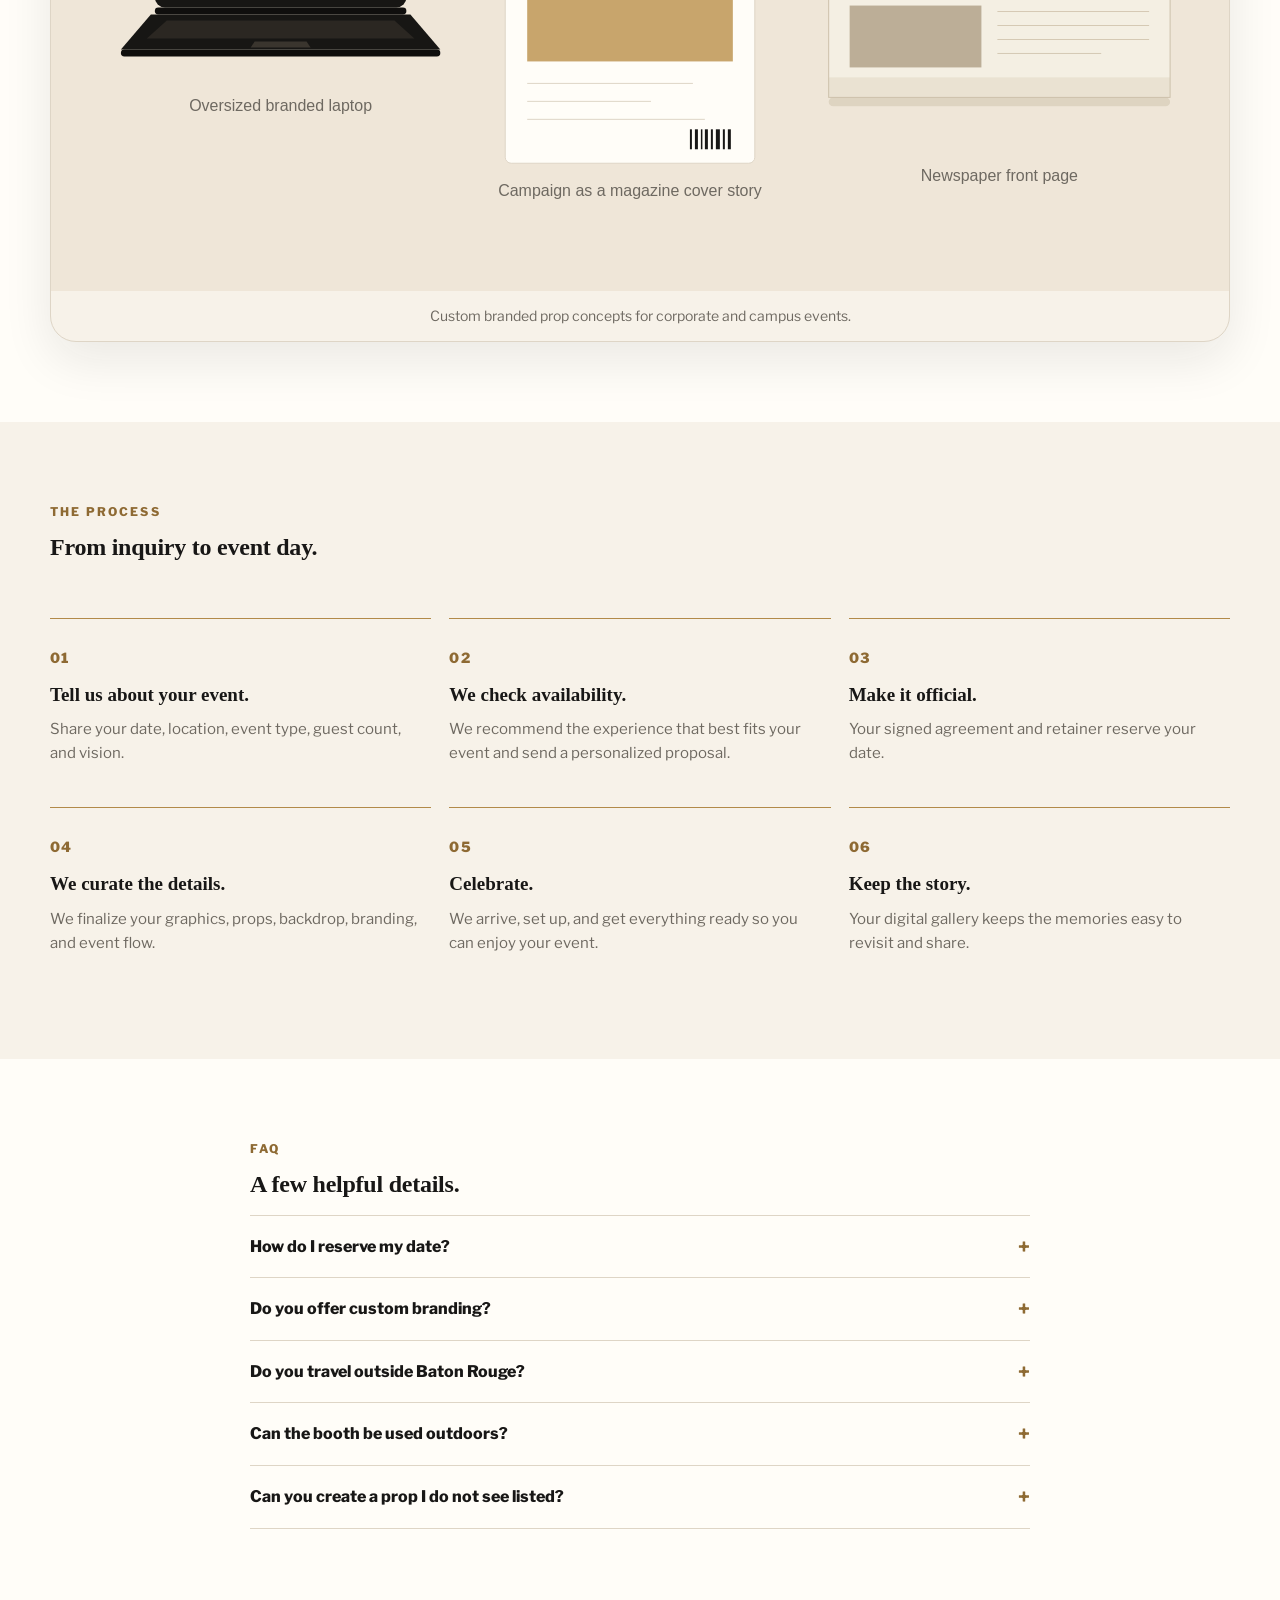
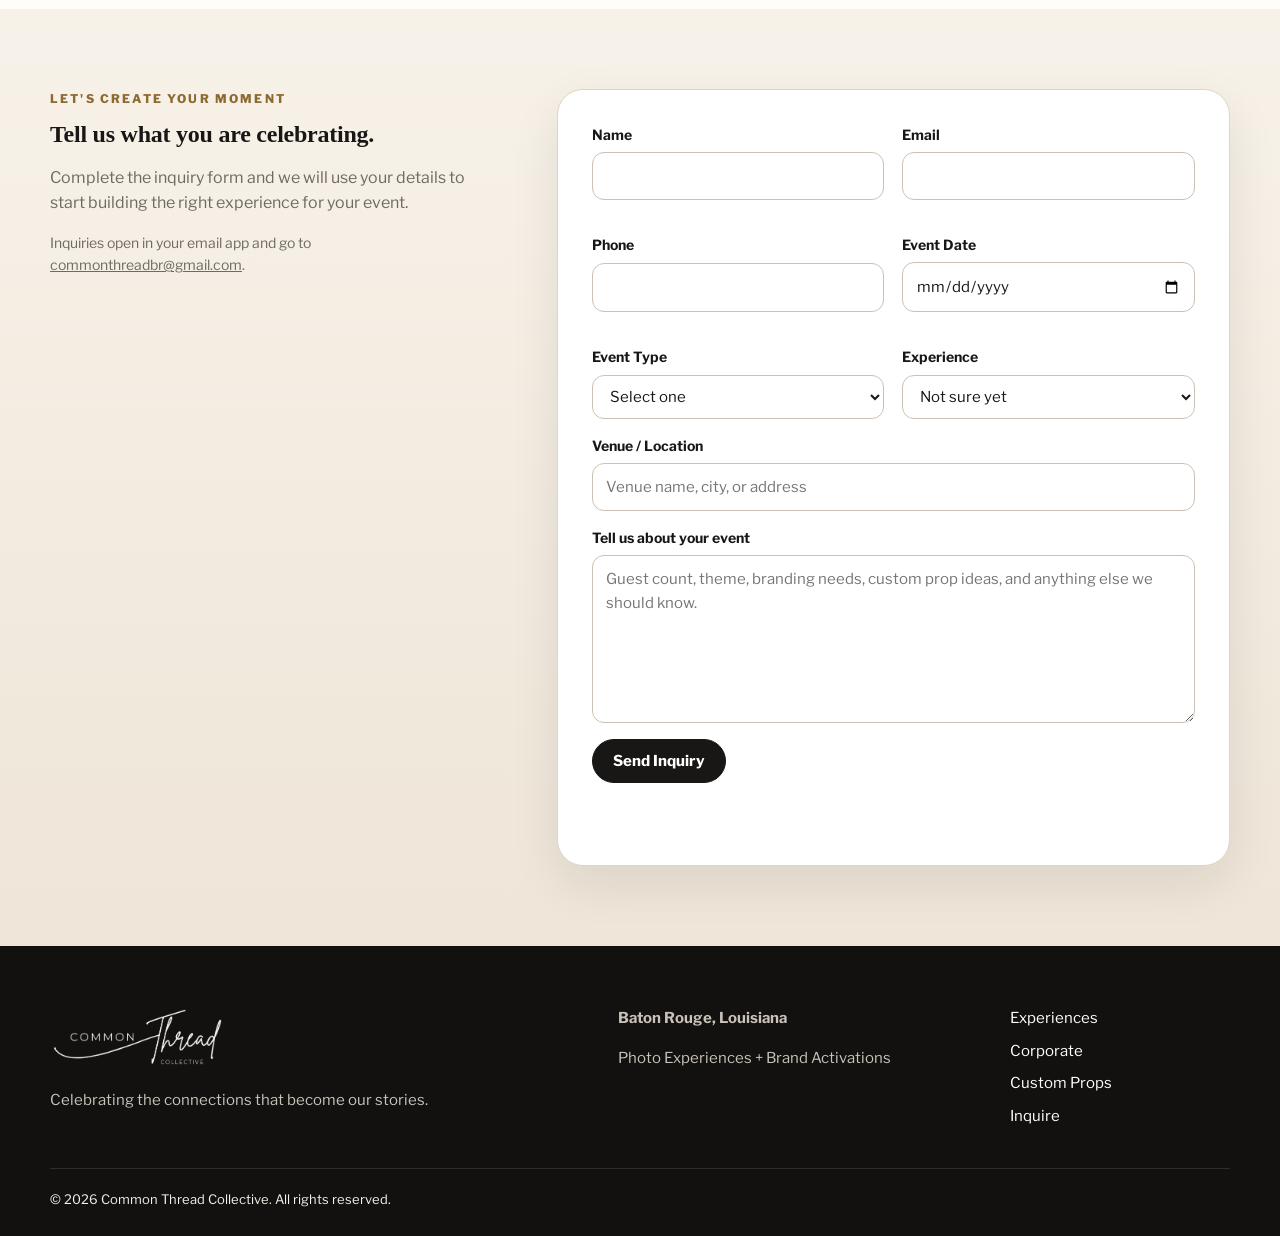
<file: gallery.html>
<!DOCTYPE html>
<html lang="en">
  <head>
    <meta charset="utf-8" />
    <meta http-equiv="refresh" content="0; url=index.html#props" />
    <link rel="canonical" href="index.html#props" />
    <title>Custom Props — Common Thread Collective</title>
    <script>location.replace("index.html#props");</script>
  </head>
  <body>
    <p><a href="index.html#props">Continue to Custom Props</a></p>
  </body>
</html>
</file>
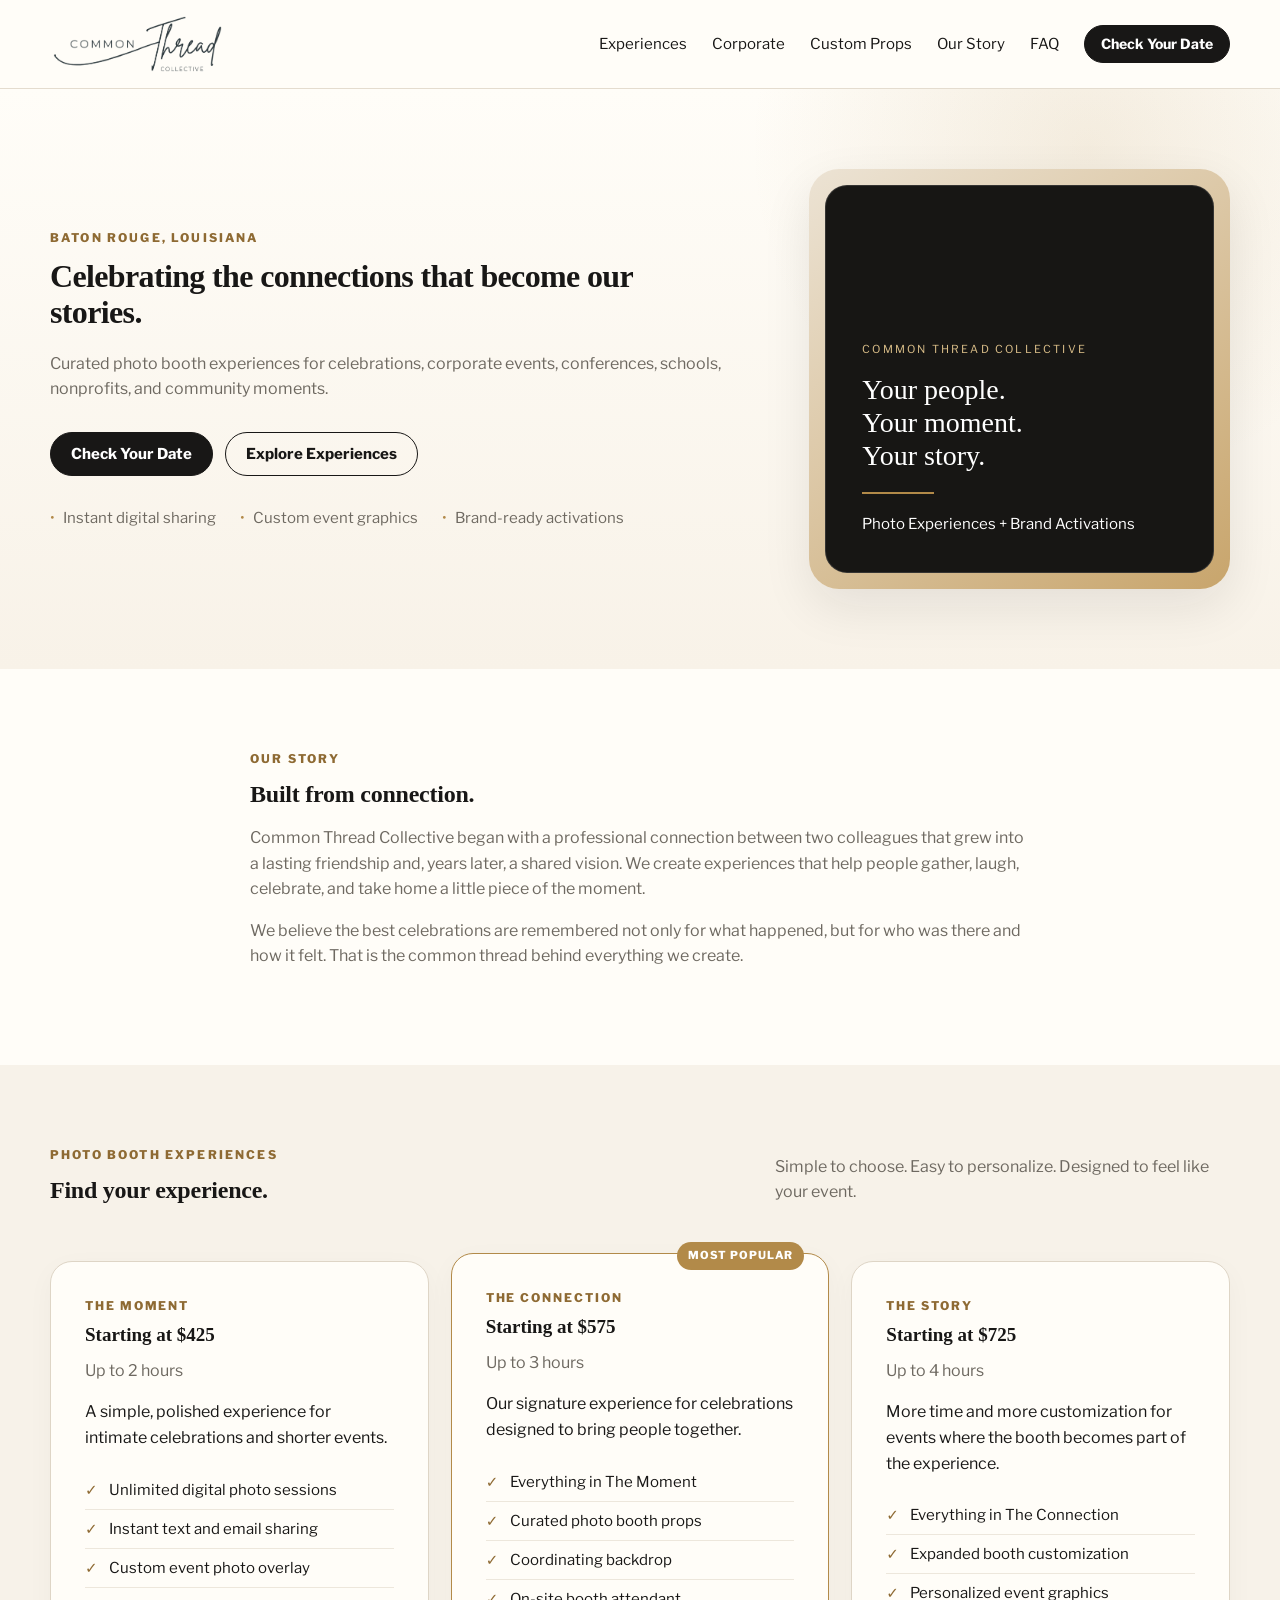
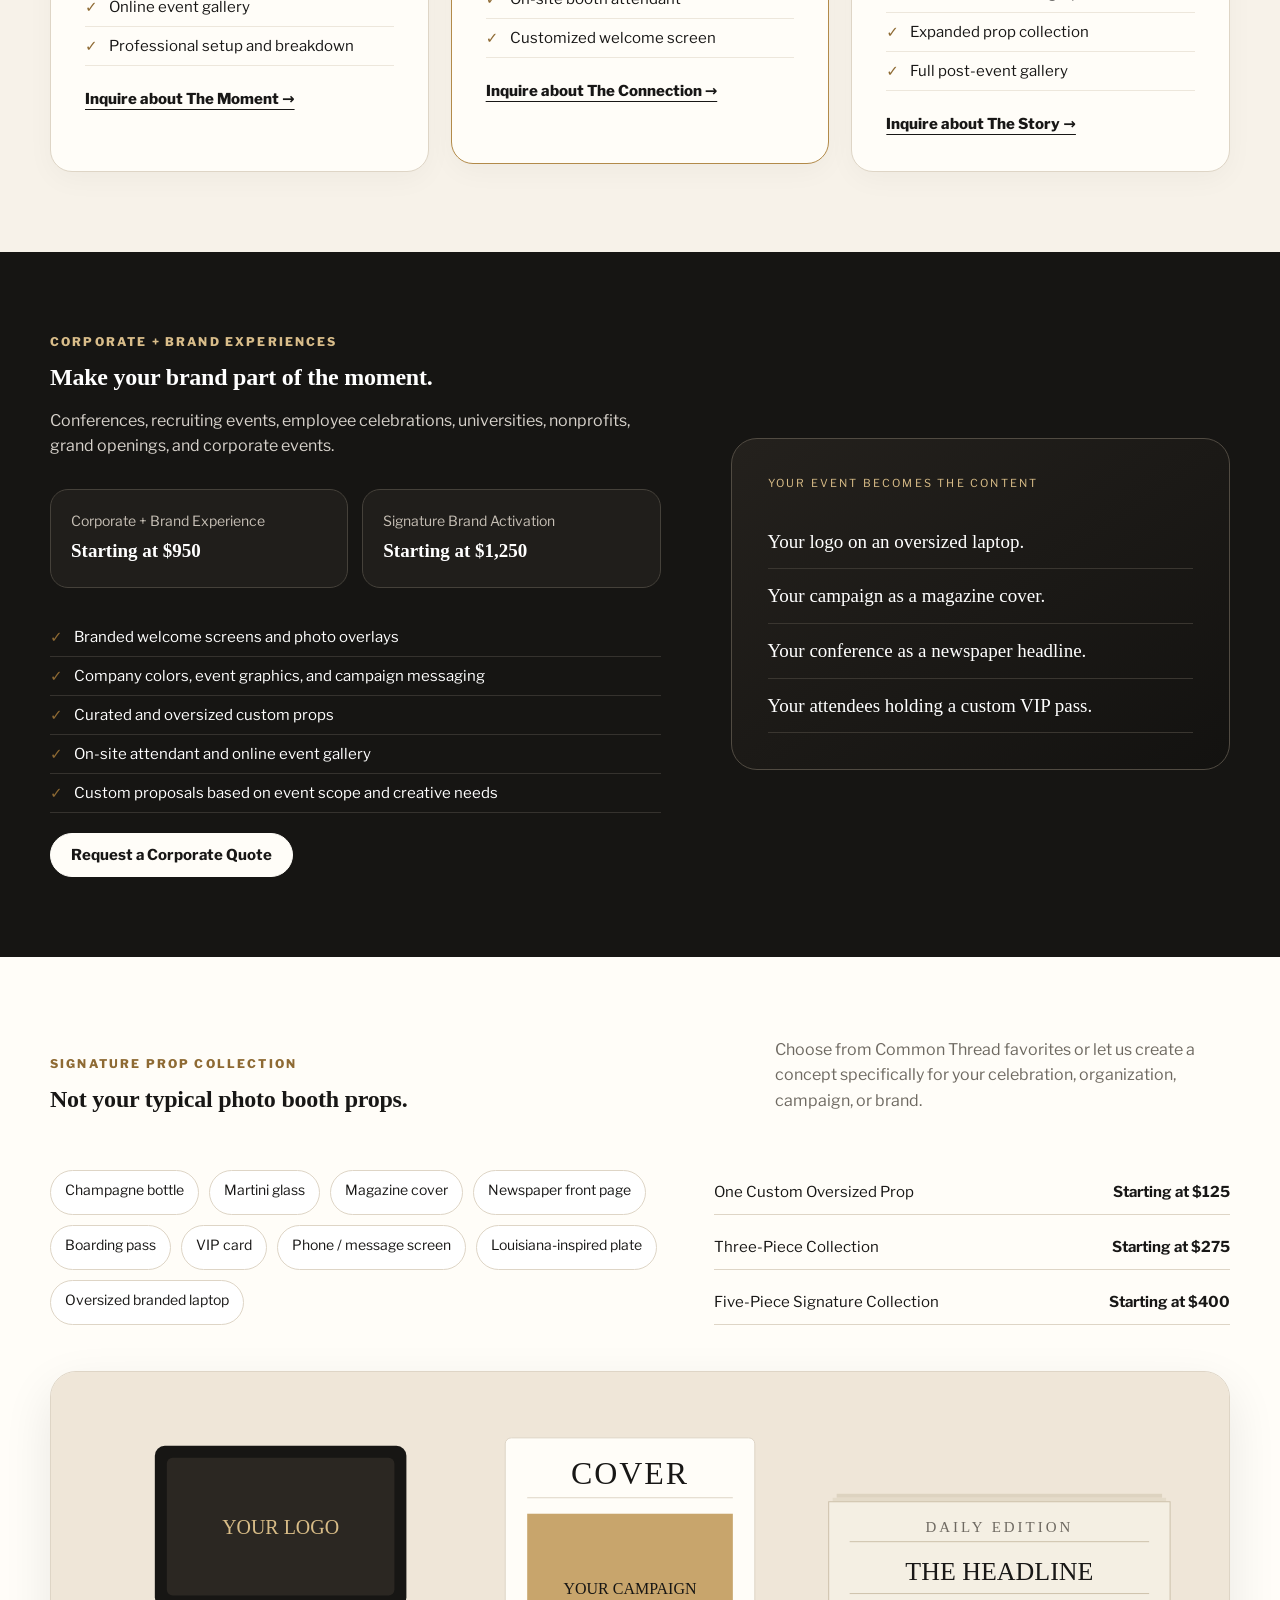
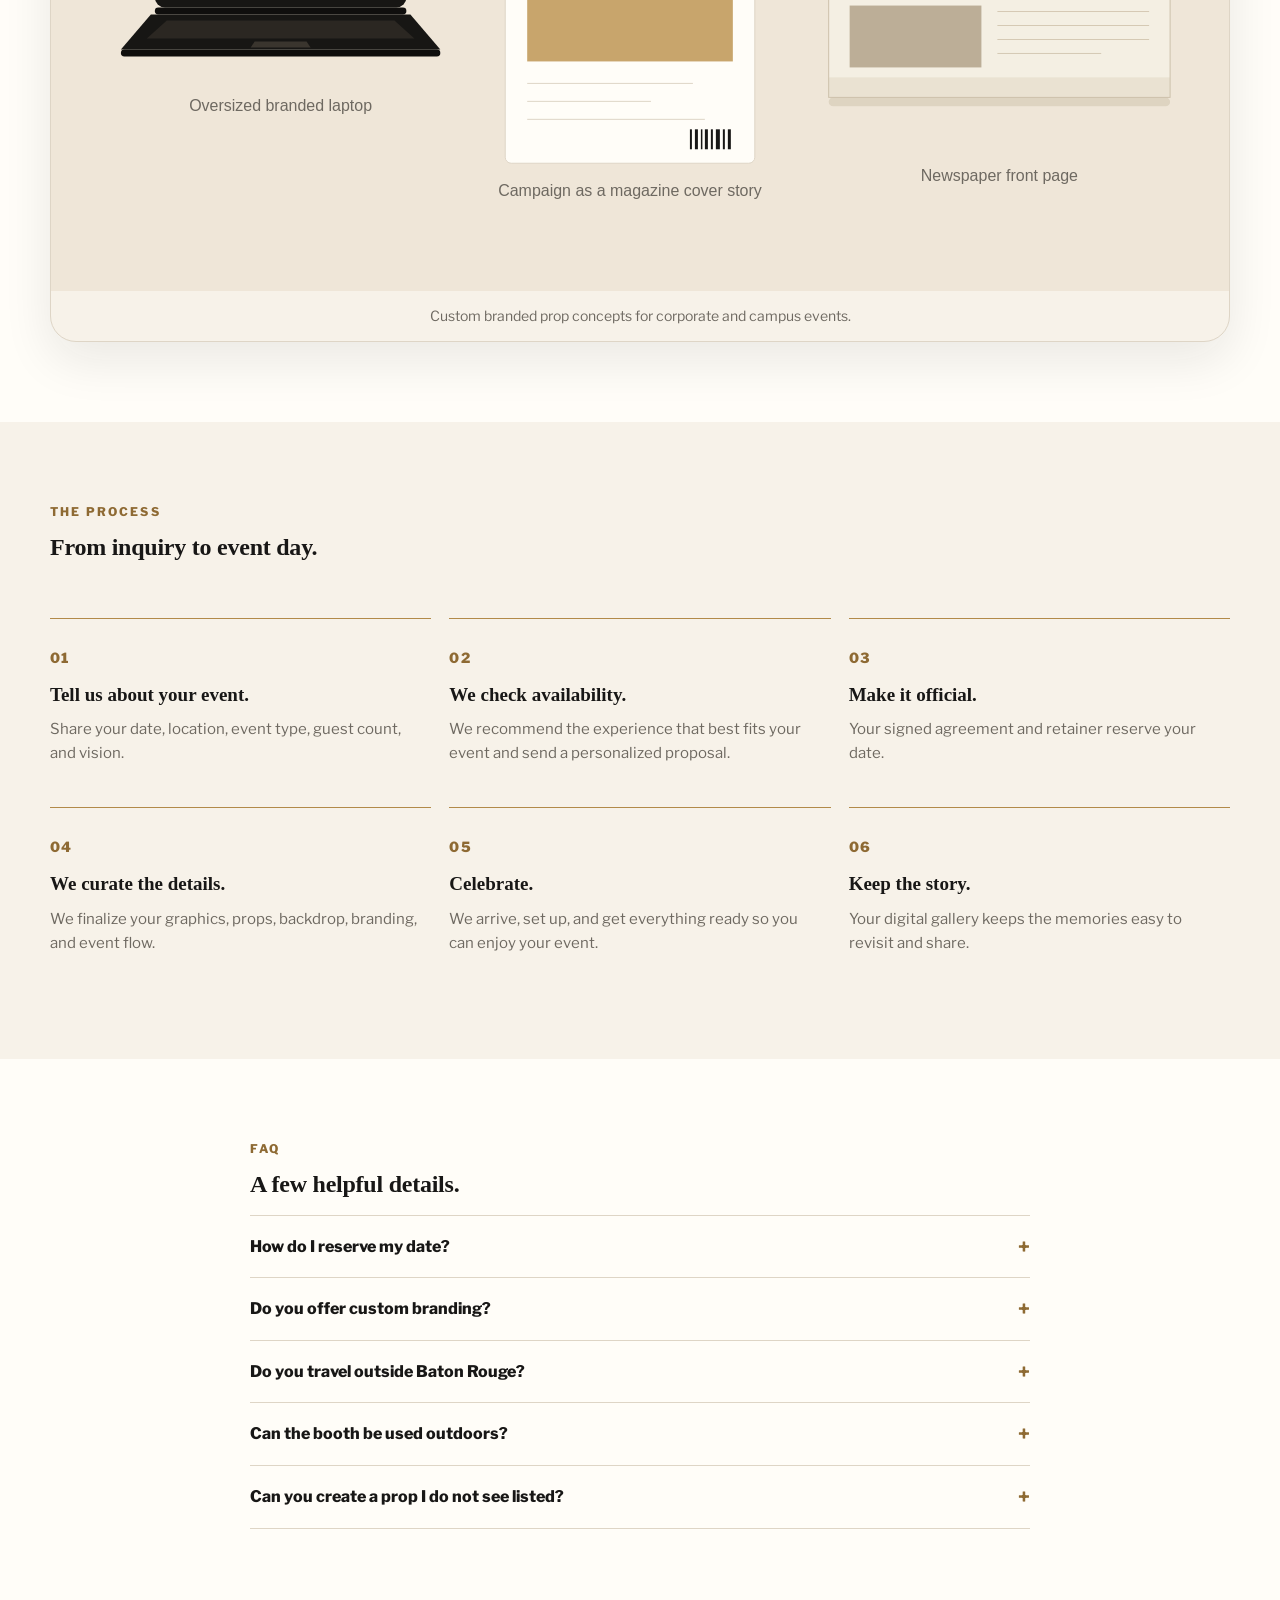
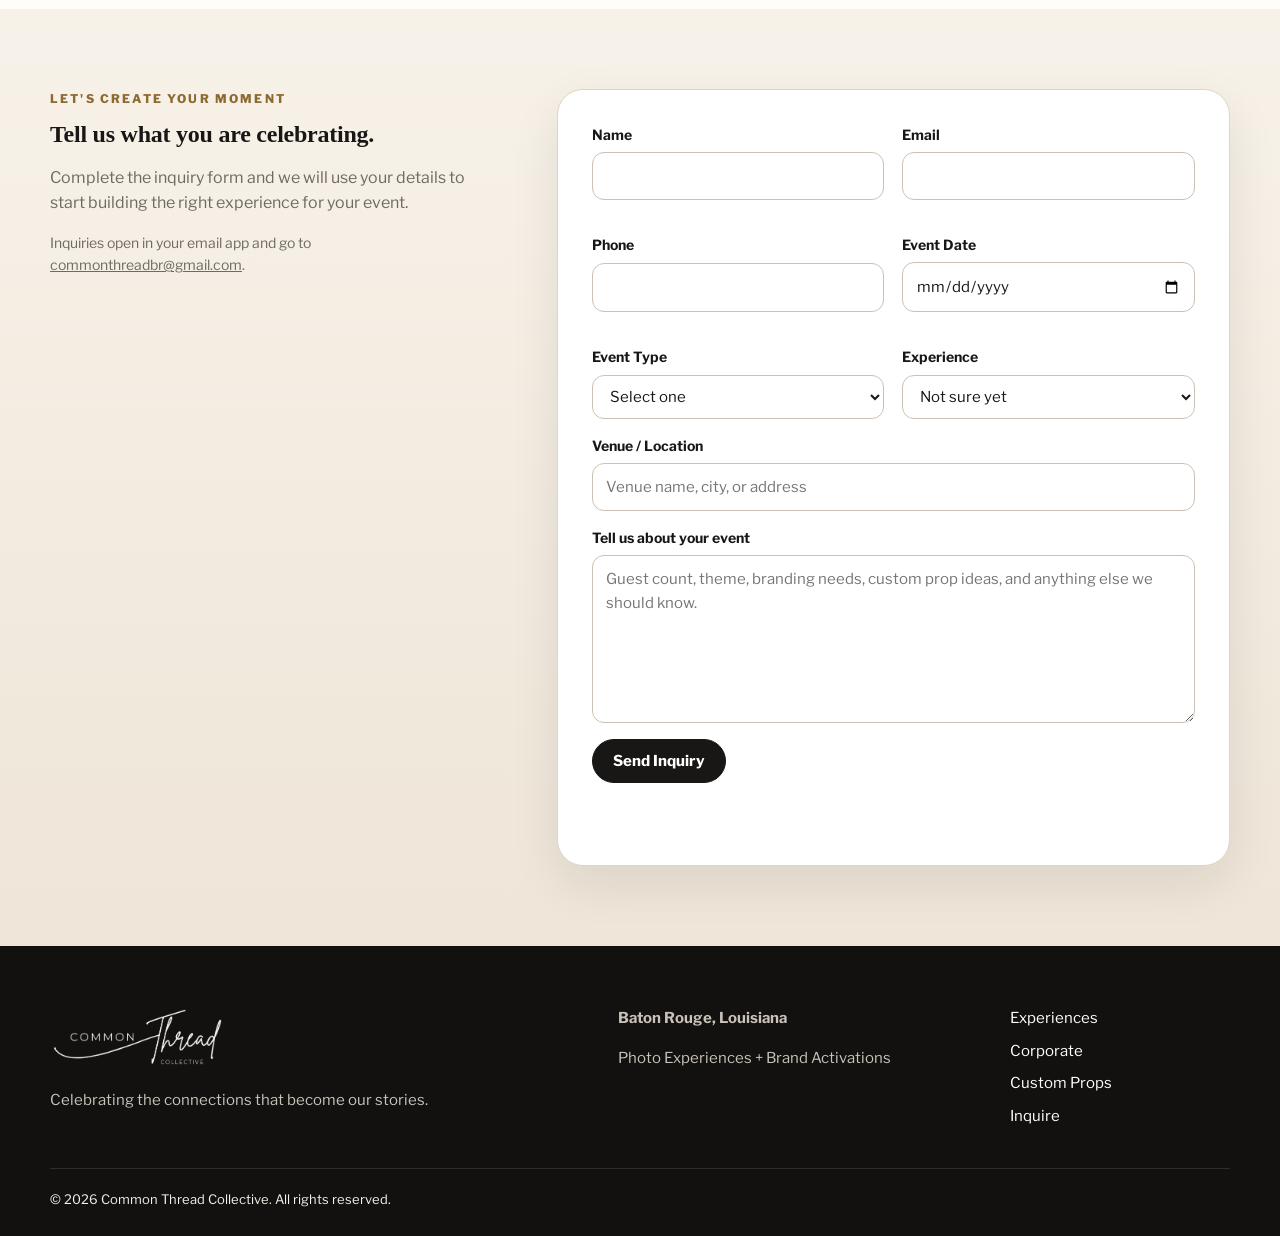
<file: services.html>
<!DOCTYPE html>
<html lang="en">
  <head>
    <meta charset="utf-8" />
    <meta http-equiv="refresh" content="0; url=index.html#experiences" />
    <link rel="canonical" href="index.html#experiences" />
    <title>Experiences — Common Thread Collective</title>
    <script>location.replace("index.html#experiences");</script>
  </head>
  <body>
    <p><a href="index.html#experiences">Continue to Experiences</a></p>
  </body>
</html>
</file>
<file: assets/styles.css>
:root {
  --cream: #f7f2e9;
  --paper: #fffdf8;
  --ink: #181716;
  --muted: #6e6961;
  --gold: #b28a49;
  --gold-dark: #8e6a33;
  --line: #ded5c6;
  --soft: #eee6da;
  --radius: 22px;
  --shadow: 0 18px 50px rgba(26, 22, 18, 0.09);
}

* {
  box-sizing: border-box;
}

html {
  scroll-behavior: smooth;
}

body {
  margin: 0;
  padding: 0;
  max-width: 100%;
  overflow-x: hidden;
  font-family: "Libre Franklin", Inter, ui-sans-serif, system-ui, -apple-system, BlinkMacSystemFont, "Segoe UI", sans-serif;
  font-size: 16px;
  color: var(--ink);
  background: var(--paper);
  line-height: 1.6;
}

img {
  max-width: 100%;
  display: block;
}

a {
  color: inherit;
}

button,
input,
select,
textarea {
  font: inherit;
}

button {
  cursor: pointer;
}

.skip-link {
  position: absolute;
  left: -9999px;
  top: auto;
}

.skip-link:focus {
  left: 1rem;
  top: 1rem;
  z-index: 1000;
  background: #fff;
  padding: 0.75rem 1rem;
  border-radius: 10px;
}

.container {
  width: calc(100% - 56px);
  max-width: 1180px;
  margin-inline: auto;
}

.narrow {
  width: 100%;
  max-width: 780px;
}

.section {
  padding: 80px 0;
}

.soft-bg {
  background: var(--cream);
}

.dark-section {
  background: #161513;
  color: #fff;
}

.eyebrow {
  margin: 0 0 12px;
  text-transform: uppercase;
  letter-spacing: 0.18em;
  font-size: 12px;
  font-weight: 800;
  color: var(--gold-dark);
}

.eyebrow.light {
  color: #d9bd8a;
}

h1,
h2,
h3,
.brand-main,
.hero-quote {
  font-family: Georgia, "Times New Roman", serif;
}

h1 {
  font-size: 32px;
  line-height: 1.12;
  letter-spacing: -0.02em;
  margin: 0 0 20px;
  max-width: 640px;
}

h2 {
  font-size: 24px;
  letter-spacing: -0.01em;
  line-height: 1.2;
  margin: 0 0 16px;
}

h3 {
  font-size: 19px;
  line-height: 1.3;
  margin: 0 0 10px;
}

p {
  margin: 0 0 16px;
  overflow-wrap: anywhere;
}

.lead,
.hero-lead {
  font-size: 16px;
  color: var(--muted);
}

.dark-section .lead {
  color: #d8d3cc;
}

.muted {
  color: var(--muted);
}

.small-note {
  font-size: 14px;
  color: var(--muted);
}

code {
  background: #f0eadf;
  padding: 0.1rem 0.35rem;
  border-radius: 5px;
}

.site-header {
  position: sticky;
  top: 0;
  z-index: 100;
  background: rgba(255, 253, 248, 0.9);
  backdrop-filter: blur(16px);
  border-bottom: 1px solid rgba(222, 213, 198, 0.8);
}

.nav-wrap {
  min-height: 88px;
  display: flex;
  align-items: center;
  justify-content: space-between;
  gap: 22px;
  padding: 12px 0;
}

.brand {
  text-decoration: none;
  display: inline-flex;
  flex-direction: column;
  line-height: 1;
}

.brand-logo {
  display: block;
  width: 175px;
  max-width: 42vw;
  height: auto;
}

.brand-logo-header {
  width: 175px;
  max-width: 58vw;
}

.brand-logo-footer {
  width: 175px;
  max-width: 58vw;
  filter: brightness(0) invert(1);
  opacity: 0.94;
}

.brand-wordmark {
  display: flex;
  flex-direction: column;
  gap: 6px;
}

.brand-main {
  font-size: 16px;
  letter-spacing: 0.16em;
  text-transform: uppercase;
}

.brand-sub {
  font-size: 10px;
  letter-spacing: 0.38em;
  text-transform: uppercase;
  color: var(--gold-dark);
}

.footer-brand .brand-sub {
  color: #d9bd8a;
}

.site-nav {
  display: flex;
  align-items: center;
  gap: 25px;
}

.site-nav > a:not(.button) {
  text-decoration: none;
  font-size: 15px;
}

.site-nav > a:hover {
  text-decoration: underline;
  text-underline-offset: 5px;
}

.nav-toggle {
  display: none;
  background: none;
  border: 0;
  padding: 8px;
}

.nav-toggle span {
  display: block;
  width: 26px;
  height: 2px;
  background: #111;
  margin: 5px 0;
}

.button {
  display: inline-flex;
  align-items: center;
  justify-content: center;
  min-height: 44px;
  padding: 0 20px;
  background: var(--ink);
  color: #fff;
  border: 1px solid var(--ink);
  border-radius: 999px;
  text-decoration: none;
  font-size: 15px;
  font-weight: 750;
  transition: 0.2s ease;
}

.button:hover {
  transform: translateY(-1px);
  box-shadow: 0 8px 22px rgba(0, 0, 0, 0.12);
}

.button-small {
  min-height: 38px;
  padding: 0 16px;
  font-size: 14px;
}

.button-ghost {
  background: transparent;
  color: var(--ink);
}

.button-light {
  background: var(--paper);
  color: var(--ink);
  border-color: var(--paper);
}

.button-row {
  display: flex;
  gap: 12px;
  flex-wrap: wrap;
}

.hero {
  padding-top: 80px;
  background:
    radial-gradient(circle at 85% 10%, rgba(178, 138, 73, 0.14), transparent 28%),
    linear-gradient(180deg, #fffdf8 0%, #f8f2e8 100%);
}

.hero-grid {
  display: grid;
  grid-template-columns: minmax(0, 1.25fr) minmax(0, 0.75fr);
  gap: 58px;
  align-items: center;
}

.hero-copy {
  padding: 34px 0;
  min-width: 0;
}

.hero-lead {
  max-width: 720px;
  margin-bottom: 30px;
}

.hero-points {
  display: flex;
  gap: 24px;
  flex-wrap: wrap;
  list-style: none;
  padding: 0;
  margin: 30px 0 0;
  color: var(--muted);
  font-size: 15px;
}

.hero-points li::before {
  content: "•";
  color: var(--gold);
  padding-right: 8px;
}

.hero-card {
  min-height: 420px;
  border-radius: 30px;
  padding: 16px;
  background: linear-gradient(145deg, #ece3d4, #c8a56c);
  box-shadow: var(--shadow);
}

.hero-card-inner {
  height: 100%;
  min-height: 388px;
  border-radius: 22px;
  background: #171614;
  color: #fff;
  padding: 36px;
  display: flex;
  flex-direction: column;
  justify-content: flex-end;
  border: 1px solid rgba(255, 255, 255, 0.13);
}

.mini-label {
  font-size: 11px;
  letter-spacing: 0.2em;
  text-transform: uppercase;
  color: #d8bc87;
}

.hero-quote {
  font-size: 28px;
  line-height: 1.18;
  margin: 14px 0 20px;
}

.hero-card-inner p:last-child {
  font-size: 15px;
  margin-bottom: 0;
}

.gold-rule {
  width: 72px;
  height: 2px;
  background: var(--gold);
  margin-bottom: 18px;
}

.intro {
  text-align: left;
}

.section-heading {
  display: grid;
  grid-template-columns: 1.2fr 0.8fr;
  gap: 42px;
  align-items: end;
  margin-bottom: 40px;
}

.section-heading > p {
  color: var(--muted);
  max-width: 480px;
  justify-self: end;
}

.pricing-grid {
  display: grid;
  grid-template-columns: repeat(3, minmax(0, 1fr));
  gap: 22px;
}

.price-card {
  min-width: 0;
  background: var(--paper);
  border: 1px solid var(--line);
  border-radius: var(--radius);
  padding: 34px;
  position: relative;
  box-shadow: 0 8px 28px rgba(0, 0, 0, 0.035);
}

.price-card.featured {
  border-color: var(--gold);
  transform: translateY(-8px);
}

.badge {
  position: absolute;
  top: -12px;
  right: 24px;
  background: var(--gold);
  color: #fff;
  border-radius: 999px;
  padding: 5px 11px;
  font-size: 11px;
  font-weight: 800;
  text-transform: uppercase;
  letter-spacing: 0.08em;
}

.card-kicker {
  font-size: 12px;
  font-weight: 800;
  letter-spacing: 0.16em;
  text-transform: uppercase;
  color: var(--gold-dark);
  margin-bottom: 8px;
}

.check-list {
  list-style: none;
  padding: 0;
  margin: 20px 0;
  font-size: 15px;
}

.check-list li {
  padding: 7px 0 7px 24px;
  position: relative;
  border-bottom: 1px solid rgba(222, 213, 198, 0.55);
}

.check-list li::before {
  content: "✓";
  position: absolute;
  left: 0;
  color: var(--gold-dark);
  font-weight: 900;
}

.text-link {
  font-size: 15px;
  font-weight: 800;
  text-underline-offset: 5px;
}

.corporate-grid {
  display: grid;
  grid-template-columns: minmax(0, 1.1fr) minmax(0, 0.9fr);
  gap: 70px;
  align-items: center;
}

.corporate-grid > * {
  min-width: 0;
}

.corporate-prices {
  display: grid;
  grid-template-columns: 1fr 1fr;
  gap: 14px;
  margin: 30px 0;
}

.corporate-prices > div {
  border: 1px solid #45413a;
  border-radius: 18px;
  padding: 20px;
  background: #201e1b;
}

.corporate-prices span {
  display: block;
  color: #c7c0b6;
  font-size: 14px;
  margin-bottom: 4px;
}

.corporate-prices strong {
  font-family: Georgia, serif;
  font-size: 19px;
}

.light-list li {
  border-color: #35322e;
}

.brand-activation-card {
  border: 1px solid #514b42;
  border-radius: 26px;
  padding: 36px;
  background: linear-gradient(145deg, #24211d, #131210);
}

.brand-activation-card ul {
  list-style: none;
  padding: 0;
  margin: 22px 0 0;
}

.brand-activation-card li {
  font-family: Georgia, serif;
  font-size: 19px;
  line-height: 1.35;
  padding: 14px 0;
  border-bottom: 1px solid #3a3630;
}

.props-layout {
  display: grid;
  grid-template-columns: 1.1fr 0.9fr;
  gap: 34px;
  margin-bottom: 46px;
}

.prop-list {
  display: flex;
  flex-wrap: wrap;
  gap: 10px;
}

.prop-list span {
  border: 1px solid var(--line);
  border-radius: 999px;
  padding: 8px 14px;
  background: #fff;
  font-size: 14px;
}

.prop-pricing {
  display: grid;
  gap: 10px;
}

.prop-pricing > div {
  display: flex;
  justify-content: space-between;
  gap: 20px;
  border-bottom: 1px solid var(--line);
  padding: 10px 0;
  font-size: 15px;
}

.prop-pricing small {
  font-size: 15px;
}

.prop-pricing strong {
  white-space: nowrap;
  font-size: 15px;
}

.mockup-figure {
  margin: 0;
  border-radius: 26px;
  overflow: hidden;
  border: 1px solid var(--line);
  background: var(--cream);
  box-shadow: var(--shadow);
}

.mockup-figure img {
  width: 100%;
  height: auto;
  display: block;
}

.mockup-figure figcaption {
  padding: 14px 18px;
  color: var(--muted);
  font-size: 14px;
  text-align: center;
}

.steps-grid {
  display: grid;
  grid-template-columns: repeat(3, 1fr);
  gap: 18px;
}

.steps-grid article {
  border-top: 1px solid var(--gold);
  padding: 26px 12px 8px 0;
}

.steps-grid span {
  color: var(--gold-dark);
  font-size: 14px;
  font-weight: 850;
  letter-spacing: 0.1em;
}

.steps-grid h3 {
  margin-top: 12px;
}

.steps-grid p {
  font-size: 15px;
  color: var(--muted);
}

.faq-list {
  border-top: 1px solid var(--line);
}

details {
  border-bottom: 1px solid var(--line);
  padding: 18px 0;
}

summary {
  font-size: 16px;
  font-weight: 800;
  cursor: pointer;
  list-style: none;
  position: relative;
  padding-right: 32px;
}

summary::-webkit-details-marker {
  display: none;
}

summary::after {
  content: "+";
  position: absolute;
  right: 0;
  top: -3px;
  font-size: 20px;
  color: var(--gold-dark);
}

details[open] summary::after {
  content: "−";
}

details p {
  color: var(--muted);
  font-size: 15px;
  padding-top: 12px;
  margin-bottom: 0;
}

.inquiry-section {
  background: linear-gradient(180deg, #f7f2e9, #efe5d8);
}

.inquiry-grid {
  display: grid;
  grid-template-columns: 0.8fr 1.2fr;
  gap: 58px;
  align-items: start;
}

.inquiry-form {
  background: #fff;
  border: 1px solid var(--line);
  border-radius: 26px;
  padding: 34px;
  box-shadow: var(--shadow);
}

.form-grid {
  display: grid;
  grid-template-columns: 1fr 1fr;
  gap: 18px;
}

label {
  display: grid;
  gap: 6px;
  font-weight: 700;
  font-size: 14px;
  margin-bottom: 16px;
}

input,
select,
textarea {
  width: 100%;
  max-width: 100%;
  min-width: 0;
  border: 1px solid #cbc2b5;
  background: #fff;
  border-radius: 12px;
  padding: 11px 13px;
  font-size: 15px;
  font-weight: 400;
  color: var(--ink);
}

input:focus,
select:focus,
textarea:focus {
  outline: 2px solid rgba(178, 138, 73, 0.38);
  border-color: var(--gold);
}

textarea {
  resize: vertical;
}

.form-status {
  min-height: 1.4em;
  margin-top: 12px;
  color: var(--muted);
  font-size: 14px;
}

.site-footer {
  background: #121110;
  color: #f5efe5;
  padding: 60px 0 26px;
}

.footer-grid {
  display: grid;
  grid-template-columns: 1.2fr 0.8fr 0.5fr;
  gap: 40px;
}

.footer-brand {
  color: #fff;
  margin-bottom: 20px;
}

.site-footer p {
  color: #c9c2b9;
  font-size: 15px;
}

.footer-links {
  display: grid;
  gap: 8px;
}

.footer-links a {
  color: #fff;
  text-decoration: none;
  font-size: 15px;
}

.copyright {
  border-top: 1px solid #302d29;
  margin-top: 40px;
  padding-top: 20px;
  color: #f7f2e9;
  font-size: 13px;
}

.copyright,
.copyright * {
  color: #f7f2e9;
}

@media (max-width: 900px) {
  .section {
    padding: 64px 0;
  }

  .site-nav {
    display: none;
    position: absolute;
    top: 88px;
    left: 28px;
    right: 28px;
    background: #fff;
    border: 1px solid var(--line);
    border-radius: 18px;
    padding: 20px;
    box-shadow: var(--shadow);
    flex-direction: column;
    align-items: stretch;
  }

  .site-nav.open {
    display: flex;
  }

  .nav-toggle {
    display: block;
  }

  .hero-grid,
  .corporate-grid,
  .inquiry-grid,
  .props-layout,
  .section-heading {
    grid-template-columns: 1fr;
  }

  .hero-card {
    min-height: 360px;
  }

  .hero-card-inner {
    min-height: 328px;
  }

  .section-heading > p {
    justify-self: start;
  }

  .pricing-grid {
    grid-template-columns: 1fr;
  }

  .price-card.featured {
    transform: none;
  }

  .steps-grid {
    grid-template-columns: 1fr 1fr;
  }

  .footer-grid {
    grid-template-columns: 1fr 1fr;
  }
}

@media (max-width: 620px) {
  .container {
    width: calc(100% - 40px);
    max-width: none;
  }

  .hero {
    padding-top: 46px;
  }

  .hero-card {
    min-height: 320px;
  }

  .hero-card-inner {
    min-height: 288px;
    padding: 28px;
  }

  h1 {
    font-size: 28px;
  }

  .hero-quote {
    font-size: 24px;
  }

  .form-grid,
  .corporate-prices,
  .steps-grid,
  .footer-grid {
    grid-template-columns: 1fr;
  }

  .prop-pricing > div {
    display: grid;
    gap: 2px;
  }

  .hero-points {
    display: grid;
    gap: 8px;
  }

  .inquiry-form {
    padding: 24px;
  }

  .brand-logo {
    width: 155px;
    max-width: 55vw;
  }

  .brand-logo-footer {
    width: 175px;
    max-width: 70vw;
  }
}
</file>
